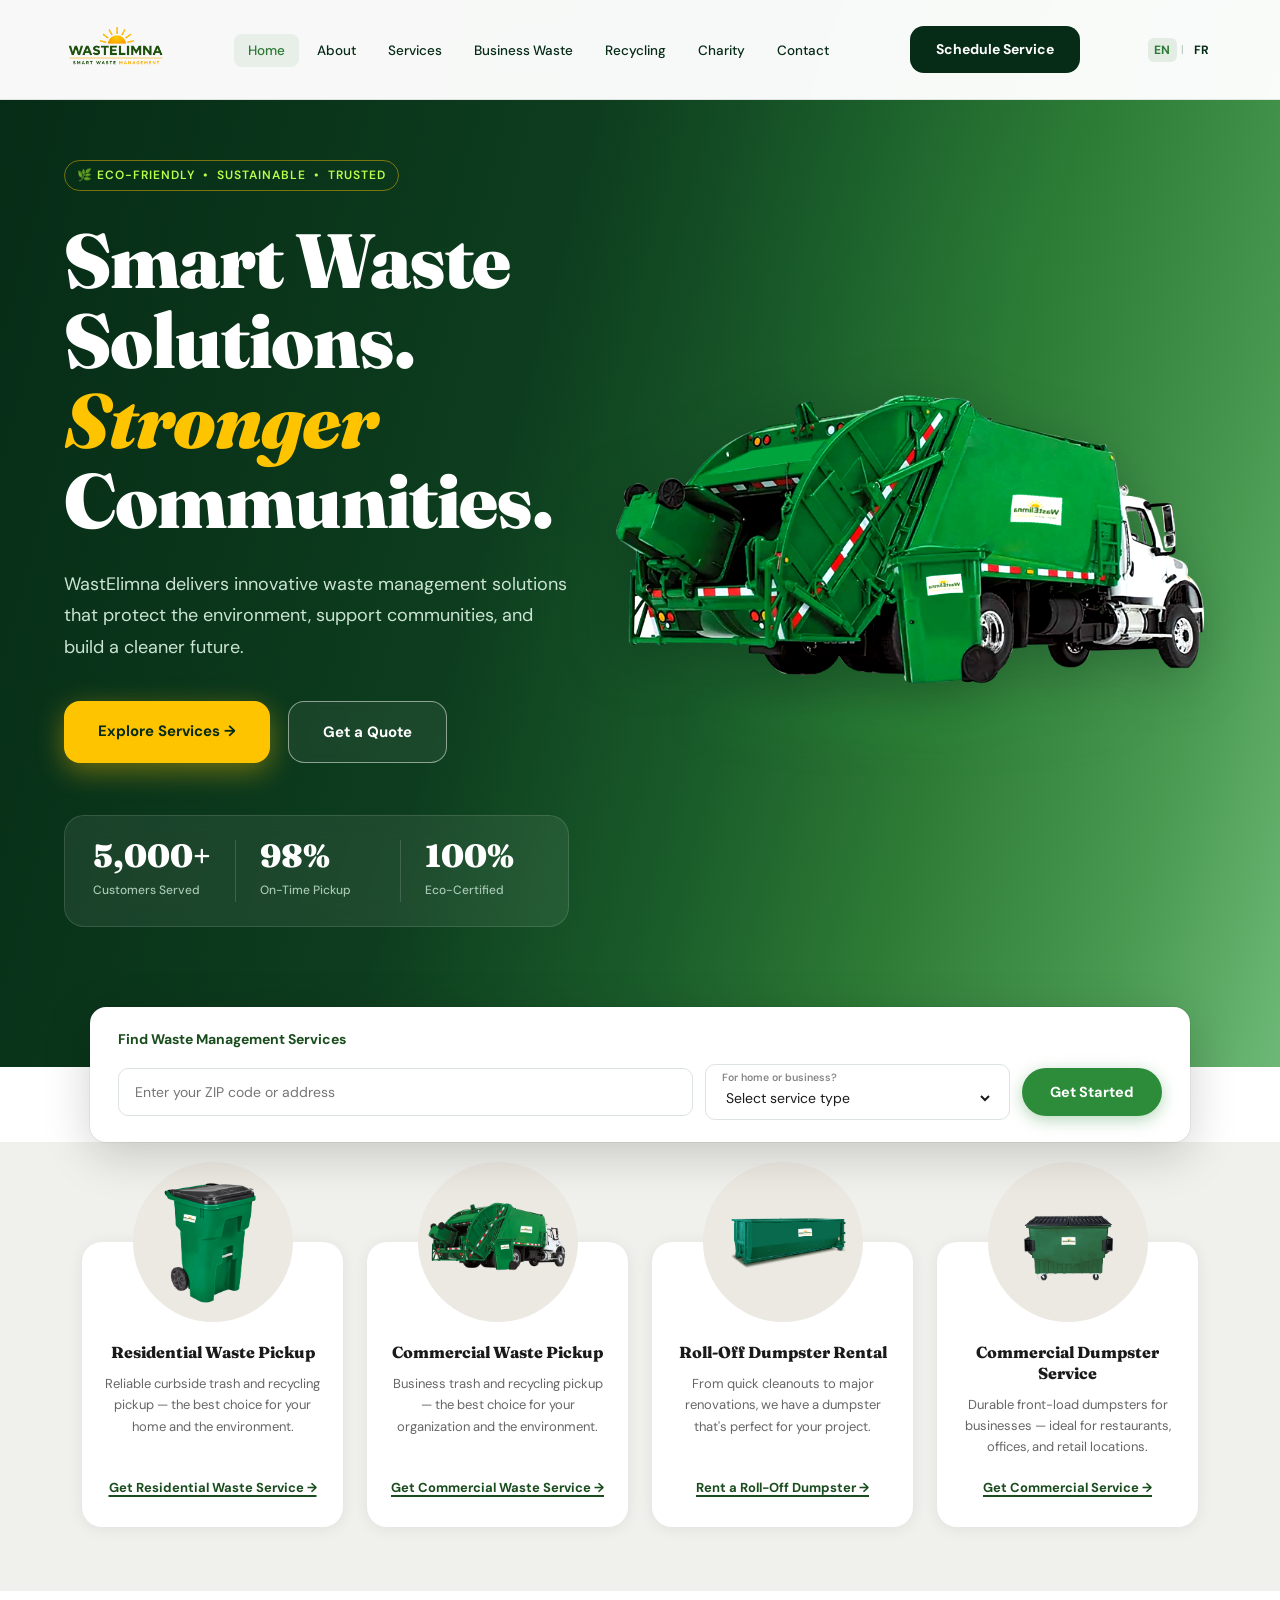
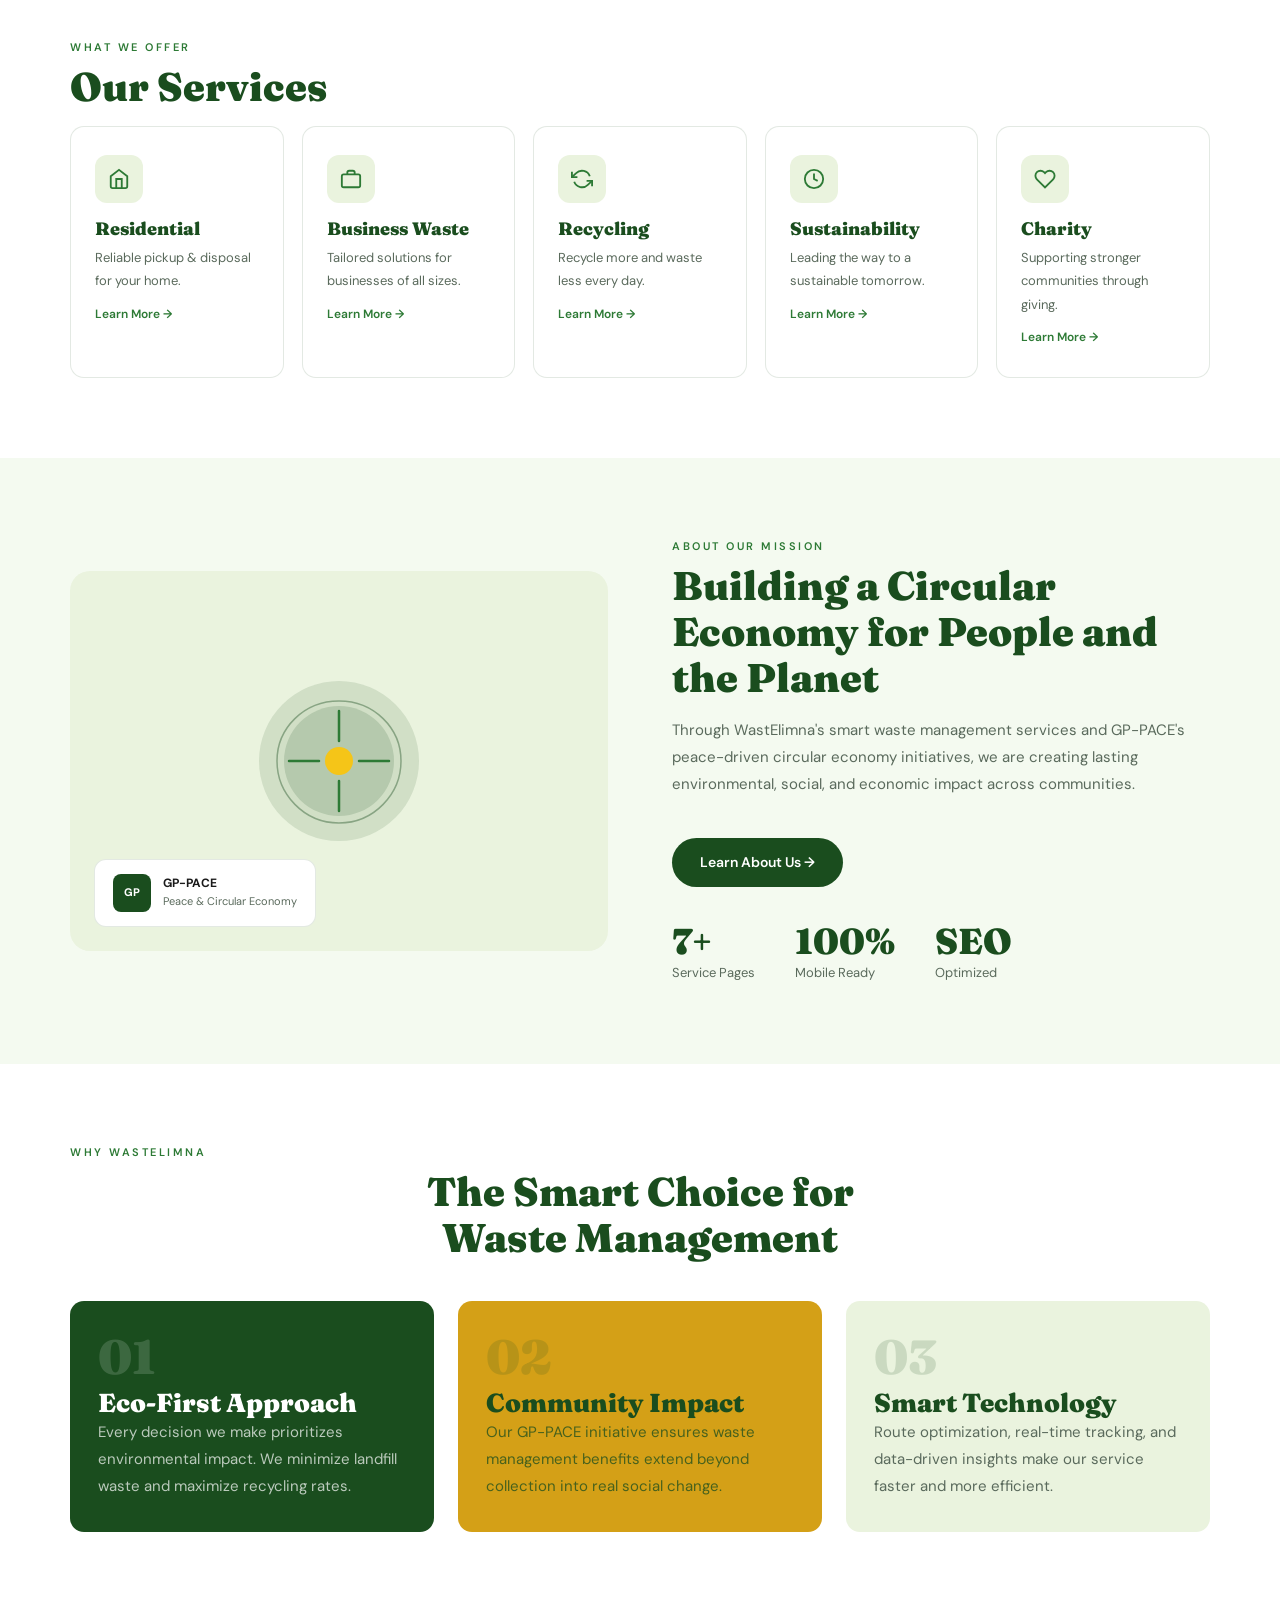
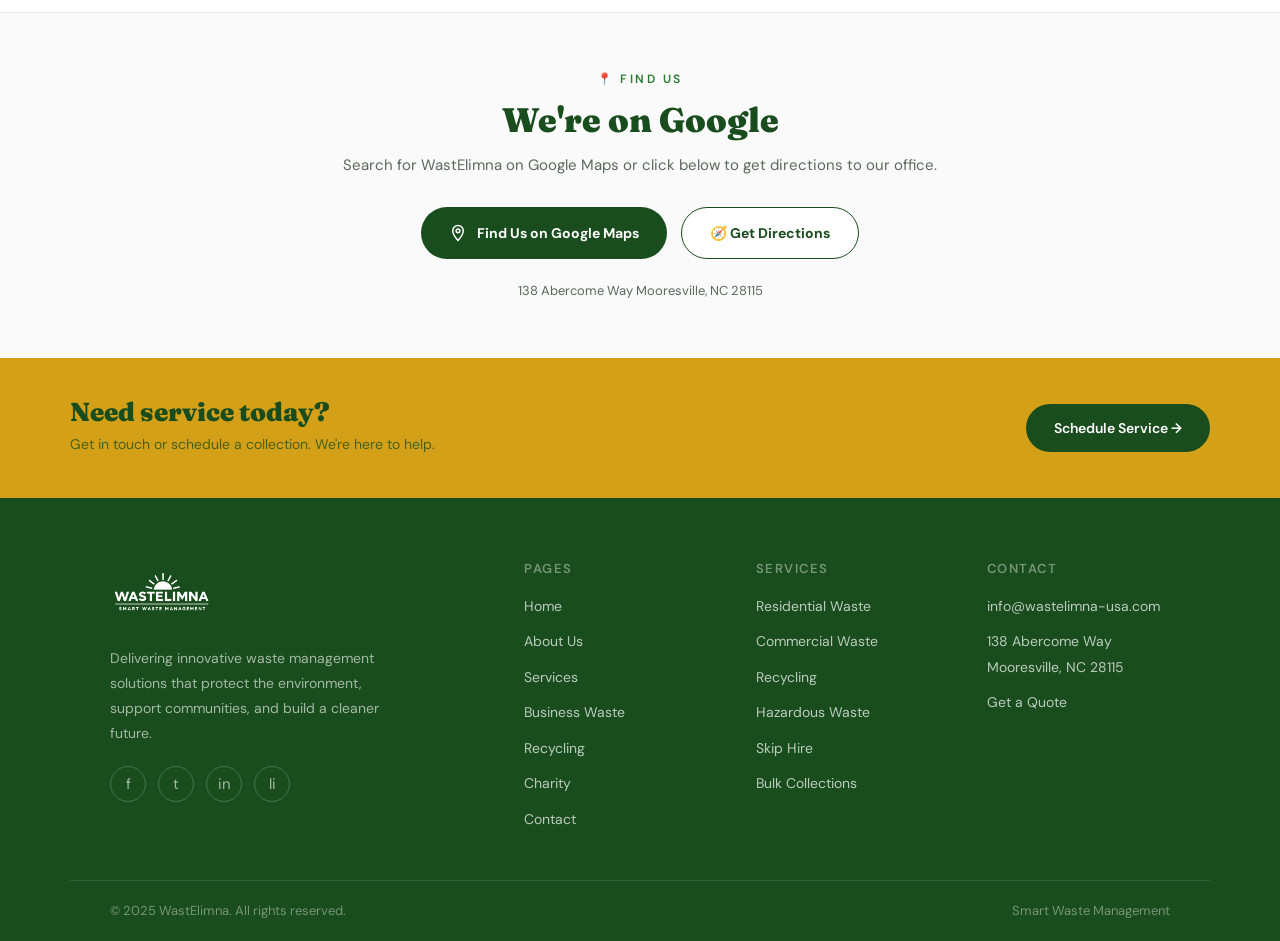
<file: index.html>
<!DOCTYPE html>
<html lang="en">
<head>
  <meta charset="UTF-8"/>
  <meta name="viewport" content="width=device-width, initial-scale=1.0"/>
  <title>WastElimna – Smart Waste Management | Mooresville, NC</title>
  <meta name="description" content="WastElimna provides professional waste management services in Mooresville, NC — residential pickup, commercial dumpsters, roll-off rentals, and recycling.."/>
  <meta name="keywords" content="waste management Mooresville NC, dumpster rental Mooresville, recycling services NC, commercial waste pickup, WastElimna"/>
  <meta name="robots" content="index, follow"/>
  <link rel="canonical" href="https://wastelimna-usa.com/"/>

  <!-- Open Graph (Google + social sharing) -->
  <meta property="og:title" content="WastElimna – Smart Waste Management | Mooresville, NC"/>
  <meta property="og:description" content="Professional waste management, dumpster rental, and recycling services in Mooresville, NC.."/>
  <meta property="og:url" content="https://wastelimna-usa.com/"/>
  <meta property="og:type" content="website"/>
  <meta property="og:image" content="https://wastelimna-usa.com/WE.png"/>

  <!-- Local Business Structured Data -->
  <script type="application/ld+json">
  {
    "@context": "https://schema.org",
    "@type": "LocalBusiness",
    "name": "WastElimna",
    "description": "Smart waste management services including residential pickup, commercial dumpsters, roll-off rentals, and recycling in Mooresville, NC.",
    "url": "https://wastelimna-usa.com",
    "logo": "https://wastelimna-usa.com/WE.png",
    "image": "https://wastelimna-usa.com/WE.png",
    "email": "info@wastelimna-usa.com",
    "address": {
      "@type": "PostalAddress",
      "streetAddress": "138 Abercome Way",
      "addressLocality": "Mooresville",
      "addressRegion": "NC",
      "postalCode": "28115",
      "addressCountry": "US"
    },
    "geo": {
      "@type": "GeoCoordinates",
      "latitude": 35.5751,
      "longitude": -80.8673
    },
    "openingHoursSpecification": [
      { "@type": "OpeningHoursSpecification", "dayOfWeek": ["Monday","Tuesday","Wednesday","Thursday","Friday"], "opens": "08:00", "closes": "18:00" },
      { "@type": "OpeningHoursSpecification", "dayOfWeek": "Saturday", "opens": "09:00", "closes": "14:00" }
    ],
    "sameAs": [
      "https://wastelimna-usa.com"
    ]
  }
  </script>

  <link rel="icon" type="image/png" href="WE.png"/>
  <link rel="stylesheet" href="css/style.css"/>
  <link rel="preconnect" href="https://fonts.googleapis.com"/>
  <style>
    .services-grid { display: grid; grid-template-columns: repeat(5,1fr); gap: 18px; }
    .mission-img { background: var(--green-light); border-radius: 20px; min-height: 380px; display: flex; align-items: center; justify-content: center; position: relative; overflow: hidden; }
    .gp-badge { position: absolute; bottom: 24px; left: 24px; background: #fff; border: 1px solid var(--border); border-radius: 12px; padding: 14px 18px; display: flex; align-items: center; gap: 12px; }
    .gp-logo { width: 38px; height: 38px; background: var(--green); border-radius: 8px; display: flex; align-items: center; justify-content: center; color: #fff; font-size: 11px; font-weight: 800; }
    .why-grid { display: grid; grid-template-columns: repeat(3,1fr); gap: 24px; }
    .why-card { padding: 32px 28px; border-radius: var(--radius); }
    .why-card:nth-child(1) { background: var(--green); }
    .why-card:nth-child(2) { background: #d4a017; }
    .why-card:nth-child(3) { background: var(--green-light); }
    .why-card:nth-child(1) h3 { color: #fff; }
    .why-card:nth-child(1) p { color: rgba(255,255,255,0.7); }
    .why-card:nth-child(2) h3 { color: var(--green); }
    .why-card:nth-child(2) p { color: var(--green); opacity: 0.75; }
    .why-card:nth-child(3) h3 { color: var(--green); }
    .why-num { font-family: 'Fraunces', serif; font-size: 48px; font-weight: 900; opacity: 0.15; line-height: 1; margin-bottom: 8px; }
    .why-card:nth-child(1) .why-num { color: #fff; }
    .why-card:nth-child(2) .why-num { color: var(--green); }
    .why-card:nth-child(3) .why-num { color: var(--green); }
    @media(max-width:900px){ .services-grid{grid-template-columns:1fr 1fr} .why-grid{grid-template-columns:1fr} }

    /* ── Service Cards ── */
    .svc-carousel-section { background:#f0f0ec; padding: 100px 0 64px; }
    .svc-grid-wrap {
      display: grid;
      grid-template-columns: repeat(4, 1fr);
      gap: 24px;
      max-width: 1180px;
      margin: 0 auto;
      padding: 0 32px;
    }

    /* Card */
    .svc-card {
      background: #fff;
      border-radius: 20px;
      padding: 0 0 28px;
      box-shadow: 0 2px 16px rgba(0,0,0,0.07);
      display: flex; flex-direction: column; align-items: center;
      text-align: center;
      overflow: visible;
      position: relative;
      transition: transform .25s, box-shadow .25s;
    }
    .svc-card:hover {
      transform: translateY(-6px);
      box-shadow: 0 12px 36px rgba(0,0,0,0.12);
    }

    /* Beige circle — floats above the card */
    .svc-img-circle {
      width: 160px; height: 160px;
      border-radius: 50%;
      background: #ece9e2;
      display: flex; align-items: center; justify-content: center;
      margin: -80px auto 20px;
      flex-shrink: 0;
      overflow: hidden;
      position: relative;
      z-index: 2;
    }
    .svc-img-circle img {
      width: 88%; height: 88%;
      object-fit: contain;
    }

    /* Card text */
    .svc-card h3 {
      font-size: 16px; font-weight: 800;
      color: #1a1a1a;
      margin: 0 20px 10px;
      line-height: 1.3;
    }
    .svc-card p {
      font-size: 13px; color: #666;
      line-height: 1.65; margin: 0 20px 20px;
      flex: 1;
    }
    .svc-link {
      font-size: 13px; font-weight: 700;
      color: var(--green);
      text-decoration: underline;
      text-underline-offset: 3px;
      text-decoration-thickness: 1.5px;
    }
    .svc-link:hover { color: var(--green-mid); }

    @media(max-width:1024px){
      .svc-grid-wrap { grid-template-columns: repeat(2,1fr); }
    }
    @media(max-width:600px){
      .svc-grid-wrap {
        grid-template-columns: 1fr;
        padding: 0 16px;
        gap: 100px;        /* extra gap so circles don't overlap card above */
      }
      .svc-carousel-section { padding: 120px 0 64px; }
    }
  </style>
</head>
<body>

<div id="nav-placeholder"></div>

<!-- HERO -->
<section class="hero">

  <div class="hero-content">

    <!-- LEFT: text -->
    <div class="hero-text">
      <span class="badge">🌿 ECO-FRIENDLY &nbsp;•&nbsp; SUSTAINABLE &nbsp;•&nbsp; TRUSTED</span>

      <h1>
        Smart Waste<br>
        Solutions.<br>
        <span>Stronger</span><br>
        Communities.
      </h1>

      <p>WastElimna delivers innovative waste management solutions that protect the environment, support communities, and build a cleaner future.</p>

      <div class="hero-cta-btns">
        <a href="pages/services.html" class="hbtn hbtn-primary">Explore Services →</a>
        <a href="pages/contact.html" class="hbtn hbtn-secondary">Get a Quote</a>
      </div>

      <div class="stats">
        <div>
          <strong>5,000+</strong>
          <small>Customers Served</small>
        </div>
        <div>
          <strong>98%</strong>
          <small>On-Time Pickup</small>
        </div>
        <div>
          <strong>100%</strong>
          <small>Eco-Certified</small>
        </div>
      </div>
    </div>

    <!-- RIGHT: truck -->
    <div class="hero-image">
      <img src="images/orginalwast.png" alt="WastElimna Garbage Truck"/>
    </div>

  </div>

</section>

<!-- Find Services Bar — outside hero so it's never clipped -->
<div class="find-bar-wrap">
  <div class="find-bar">
    <p class="find-bar-title">Find Waste Management Services</p>
    <form class="find-bar-form" onsubmit="location.href='pages/contact.html';return false;">
      <input type="text" placeholder="Enter your ZIP code or address" class="find-bar-input" autocomplete="new-password"/>
      <div class="find-bar-select-wrap">
        <label class="find-bar-label">For home or business?</label>
        <select class="find-bar-select">
          <option value="">Select service type</option>
          <option>Residential Home</option>
          <option>Small Business</option>
          <option>Commercial / Industrial</option>
        </select>
      </div>
      <button type="submit" class="find-bar-btn">Get Started</button>
    </form>
  </div>
</div>

<!-- SERVICE CARDS -->
<section class="svc-carousel-section">
  <div class="svc-grid-wrap">

    <div class="svc-card">
      <div class="svc-img-circle">
        <img src="images/cart.png" alt="Residential Waste Cart"/>
      </div>
      <h3>Residential Waste Pickup</h3>
      <p>Reliable curbside trash and recycling pickup — the best choice for your home and the environment.</p>
      <a href="pages/services.html" class="svc-link">Get Residential Waste Service →</a>
    </div>

    <div class="svc-card">
      <div class="svc-img-circle">
        <img src="images/orginalwast.png" alt="Commercial Waste Truck"/>
      </div>
      <h3>Commercial Waste Pickup</h3>
      <p>Business trash and recycling pickup — the best choice for your organization and the environment.</p>
      <a href="pages/business.html" class="svc-link">Get Commercial Waste Service →</a>
    </div>

    <div class="svc-card">
      <div class="svc-img-circle">
        <img src="images/rolloff.png" alt="Roll-Off Dumpster"/>
      </div>
      <h3>Roll-Off Dumpster Rental</h3>
      <p>From quick cleanouts to major renovations, we have a dumpster that's perfect for your project.</p>
      <a href="pages/services.html" class="svc-link">Rent a Roll-Off Dumpster →</a>
    </div>

    <div class="svc-card">
      <div class="svc-img-circle">
        <img src="images/bin.png" alt="Commercial Dumpster"/>
      </div>
      <h3>Commercial Dumpster Service</h3>
      <p>Durable front-load dumpsters for businesses — ideal for restaurants, offices, and retail locations.</p>
      <a href="pages/business.html" class="svc-link">Get Commercial Service →</a>
    </div>

  </div>
</section>

<!-- SERVICES -->
<section class="section" style="padding-top:0;margin-top:48px">
  <div class="container">
    <span class="section-tag">What we offer</span>
    <h2 class="section-title">Our Services</h2>
    <div class="services-grid">
      <a href="pages/services.html" class="card fade-up" style="text-decoration:none;color:inherit">
        <div class="card-icon">
          <svg width="22" height="22" fill="none" stroke="currentColor" stroke-width="2" viewBox="0 0 24 24"><path d="M3 9l9-7 9 7v11a2 2 0 01-2 2H5a2 2 0 01-2-2z"/><path d="M9 22V12h6v10"/></svg>
        </div>
        <h4 style="color:var(--green);margin-bottom:6px">Residential</h4>
        <p style="font-size:13px">Reliable pickup & disposal for your home.</p>
        <span style="font-size:12px;font-weight:600;color:var(--green-mid);margin-top:12px;display:inline-block">Learn More →</span>
      </a>
      <a href="pages/business.html" class="card fade-up" style="text-decoration:none;color:inherit">
        <div class="card-icon">
          <svg width="22" height="22" fill="none" stroke="currentColor" stroke-width="2" viewBox="0 0 24 24"><rect x="2" y="7" width="20" height="14" rx="2"/><path d="M16 7V5a2 2 0 00-2-2h-4a2 2 0 00-2 2v2"/></svg>
        </div>
        <h4 style="color:var(--green);margin-bottom:6px">Business Waste</h4>
        <p style="font-size:13px">Tailored solutions for businesses of all sizes.</p>
        <span style="font-size:12px;font-weight:600;color:var(--green-mid);margin-top:12px;display:inline-block">Learn More →</span>
      </a>
      <a href="pages/recycling.html" class="card fade-up" style="text-decoration:none;color:inherit">
        <div class="card-icon">
          <svg width="22" height="22" fill="none" stroke="currentColor" stroke-width="2" viewBox="0 0 24 24"><polyline points="1 4 1 10 7 10"/><polyline points="23 20 23 14 17 14"/><path d="M20.49 9A9 9 0 005.64 5.64L1 10m22 4l-4.64 4.36A9 9 0 013.51 15"/></svg>
        </div>
        <h4 style="color:var(--green);margin-bottom:6px">Recycling</h4>
        <p style="font-size:13px">Recycle more and waste less every day.</p>
        <span style="font-size:12px;font-weight:600;color:var(--green-mid);margin-top:12px;display:inline-block">Learn More →</span>
      </a>
      <a href="pages/services.html" class="card fade-up" style="text-decoration:none;color:inherit">
        <div class="card-icon">
          <svg width="22" height="22" fill="none" stroke="currentColor" stroke-width="2" viewBox="0 0 24 24"><path d="M12 2a10 10 0 100 20A10 10 0 0012 2z"/><path d="M12 6v6l4 2"/></svg>
        </div>
        <h4 style="color:var(--green);margin-bottom:6px">Sustainability</h4>
        <p style="font-size:13px">Leading the way to a sustainable tomorrow.</p>
        <span style="font-size:12px;font-weight:600;color:var(--green-mid);margin-top:12px;display:inline-block">Learn More →</span>
      </a>
      <a href="pages/charity.html" class="card fade-up" style="text-decoration:none;color:inherit">
        <div class="card-icon">
          <svg width="22" height="22" fill="none" stroke="currentColor" stroke-width="2" viewBox="0 0 24 24"><path d="M20.84 4.61a5.5 5.5 0 00-7.78 0L12 5.67l-1.06-1.06a5.5 5.5 0 00-7.78 7.78l1.06 1.06L12 21.23l7.78-7.78 1.06-1.06a5.5 5.5 0 000-7.78z"/></svg>
        </div>
        <h4 style="color:var(--green);margin-bottom:6px">Charity</h4>
        <p style="font-size:13px">Supporting stronger communities through giving.</p>
        <span style="font-size:12px;font-weight:600;color:var(--green-mid);margin-top:12px;display:inline-block">Learn More →</span>
      </a>
    </div>
  </div>
</section>

<!-- MISSION -->
<section class="section" style="background:var(--green-pale)">
  <div class="container">
    <div class="grid-split">
      <div class="mission-img">
        <svg width="200" height="200" viewBox="0 0 200 200" fill="none">
          <circle cx="100" cy="100" r="80" fill="#1a4d1e" opacity="0.12"/>
          <circle cx="100" cy="100" r="55" fill="#1a4d1e" opacity="0.15"/>
          <path d="M100 40 C65 40 38 67 38 100 C38 133 65 162 100 162 C135 162 162 133 162 100 C162 67 135 40 100 40Z" fill="none" stroke="#1a4d1e" stroke-width="1.5" opacity="0.4"/>
          <circle cx="100" cy="100" r="14" fill="#f5c518"/>
          <path d="M100 50 L100 80 M100 120 L100 150 M50 100 L80 100 M120 100 L150 100" stroke="#2d7a35" stroke-width="2.5" stroke-linecap="round"/>
        </svg>
        <div class="gp-badge">
          <div class="gp-logo">GP</div>
          <div>
            <div style="font-size:12px;font-weight:700;color:var(--text)">GP-PACE</div>
            <div style="font-size:11px;color:var(--muted)">Peace & Circular Economy</div>
          </div>
        </div>
      </div>
      <div>
        <span class="section-tag">About our mission</span>
        <h2 class="section-title">Building a Circular Economy for People and the Planet</h2>
        <p class="section-desc">Through WastElimna's smart waste management services and GP-PACE's peace-driven circular economy initiatives, we are creating lasting environmental, social, and economic impact across communities.</p>
        <a href="pages/about.html" class="btn btn-dark">Learn About Us →</a>
        <div class="stats-row" style="margin-top:36px">
          <div class="stat-item"><div class="stat-num">7+</div><div class="stat-label">Service Pages</div></div>
          <div class="stat-item"><div class="stat-num">100%</div><div class="stat-label">Mobile Ready</div></div>
          <div class="stat-item"><div class="stat-num">SEO</div><div class="stat-label">Optimized</div></div>
        </div>
      </div>
    </div>
  </div>
</section>

<!-- WHY CHOOSE US -->
<section class="section">
  <div class="container">
    <span class="section-tag">Why WastElimna</span>
    <h2 class="section-title text-center" style="text-align:center;margin-bottom:40px">The Smart Choice for<br>Waste Management</h2>
    <div class="why-grid">
      <div class="why-card fade-up">
        <div class="why-num">01</div>
        <h3>Eco-First Approach</h3>
        <p>Every decision we make prioritizes environmental impact. We minimize landfill waste and maximize recycling rates.</p>
      </div>
      <div class="why-card fade-up">
        <div class="why-num">02</div>
        <h3>Community Impact</h3>
        <p>Our GP-PACE initiative ensures waste management benefits extend beyond collection into real social change.</p>
      </div>
      <div class="why-card fade-up">
        <div class="why-num">03</div>
        <h3>Smart Technology</h3>
        <p>Route optimization, real-time tracking, and data-driven insights make our service faster and more efficient.</p>
      </div>
    </div>
  </div>
</section>

<!-- ── Find Us on Google ── -->
<section style="background:#f9faf9;padding:56px 5%;text-align:center;border-top:1px solid rgba(26,77,30,0.08)">
  <div style="max-width:640px;margin:0 auto">
    <p style="font-size:12px;letter-spacing:2.5px;font-weight:600;color:#2d7a35;text-transform:uppercase;margin-bottom:10px">📍 Find Us</p>
    <h2 style="font-family:'Fraunces',serif;font-size:clamp(24px,4vw,34px);color:#1a4d1e;margin-bottom:12px">We're on Google</h2>
    <p style="font-size:15px;color:#5a6a5c;margin-bottom:28px">Search for WastElimna on Google Maps or click below to get directions to our office.</p>
    <div style="display:flex;gap:14px;justify-content:center;flex-wrap:wrap">
      <a href="https://www.google.com/maps/search/WastElimna+Mooresville+NC" target="_blank" rel="noopener"
         style="display:inline-flex;align-items:center;gap:10px;background:#1a4d1e;color:#fff;padding:14px 28px;border-radius:40px;font-size:14px;font-weight:700;text-decoration:none;transition:background 0.2s"
         onmouseover="this.style.background='#2d7a35'" onmouseout="this.style.background='#1a4d1e'">
        <svg width="18" height="18" viewBox="0 0 24 24" fill="none" stroke="currentColor" stroke-width="2"><path d="M12 2C8.13 2 5 5.13 5 9c0 5.25 7 13 7 13s7-7.75 7-13c0-3.87-3.13-7-7-7z"/><circle cx="12" cy="9" r="2.5"/></svg>
        Find Us on Google Maps
      </a>
      <a href="https://www.google.com/maps/dir/?api=1&destination=138+Abercome+Way,+Mooresville,+NC+28115" target="_blank" rel="noopener"
         style="display:inline-flex;align-items:center;gap:10px;background:#fff;color:#1a4d1e;padding:14px 28px;border-radius:40px;font-size:14px;font-weight:700;text-decoration:none;border:1.5px solid #1a4d1e;transition:background 0.2s"
         onmouseover="this.style.background='#f0f7f0'" onmouseout="this.style.background='#fff'">
        🧭 Get Directions
      </a>
    </div>
    <p style="font-size:13px;color:#5a6a5c;margin-top:20px">138 Abercome Way Mooresville, NC 28115</p>
  </div>
</section>

<div id="footer-placeholder"></div>
<script src="js/components.js"></script>
<script src="js/main.js"></script>
</body>
</html>
</file>
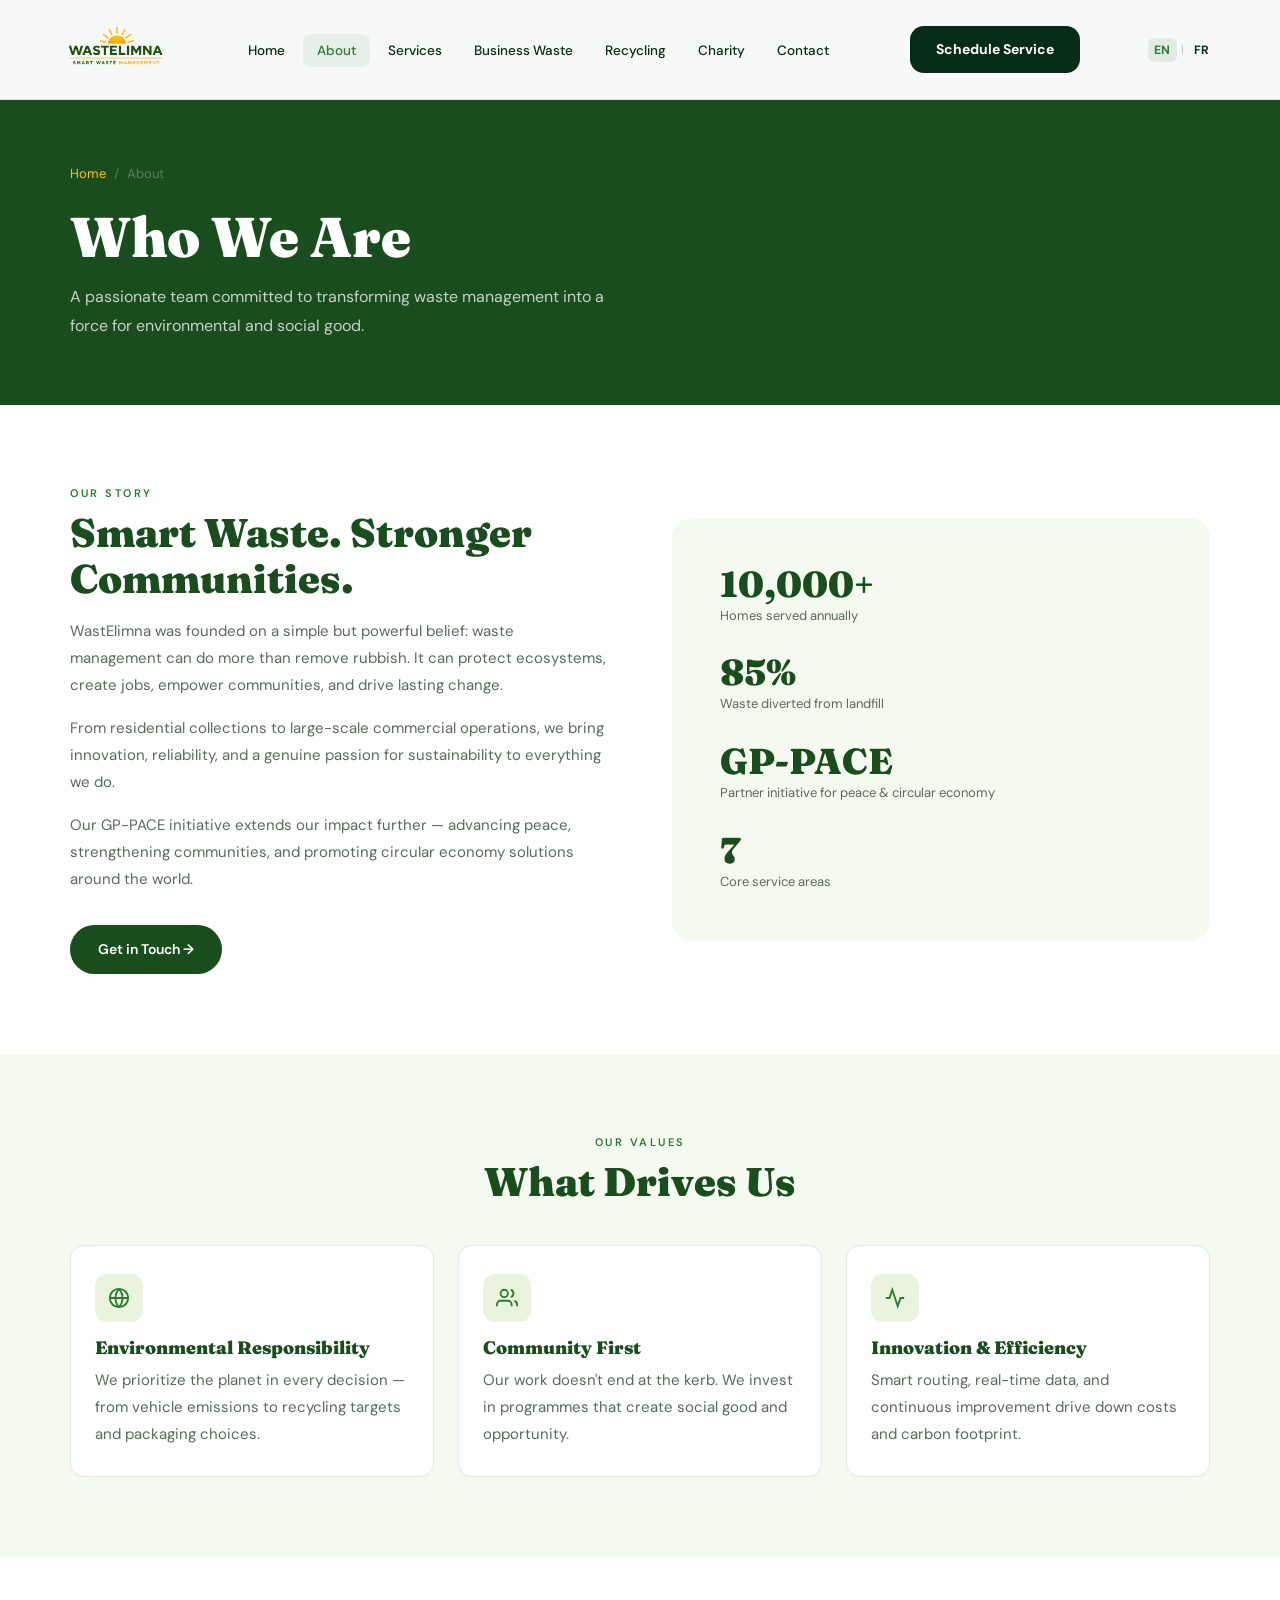
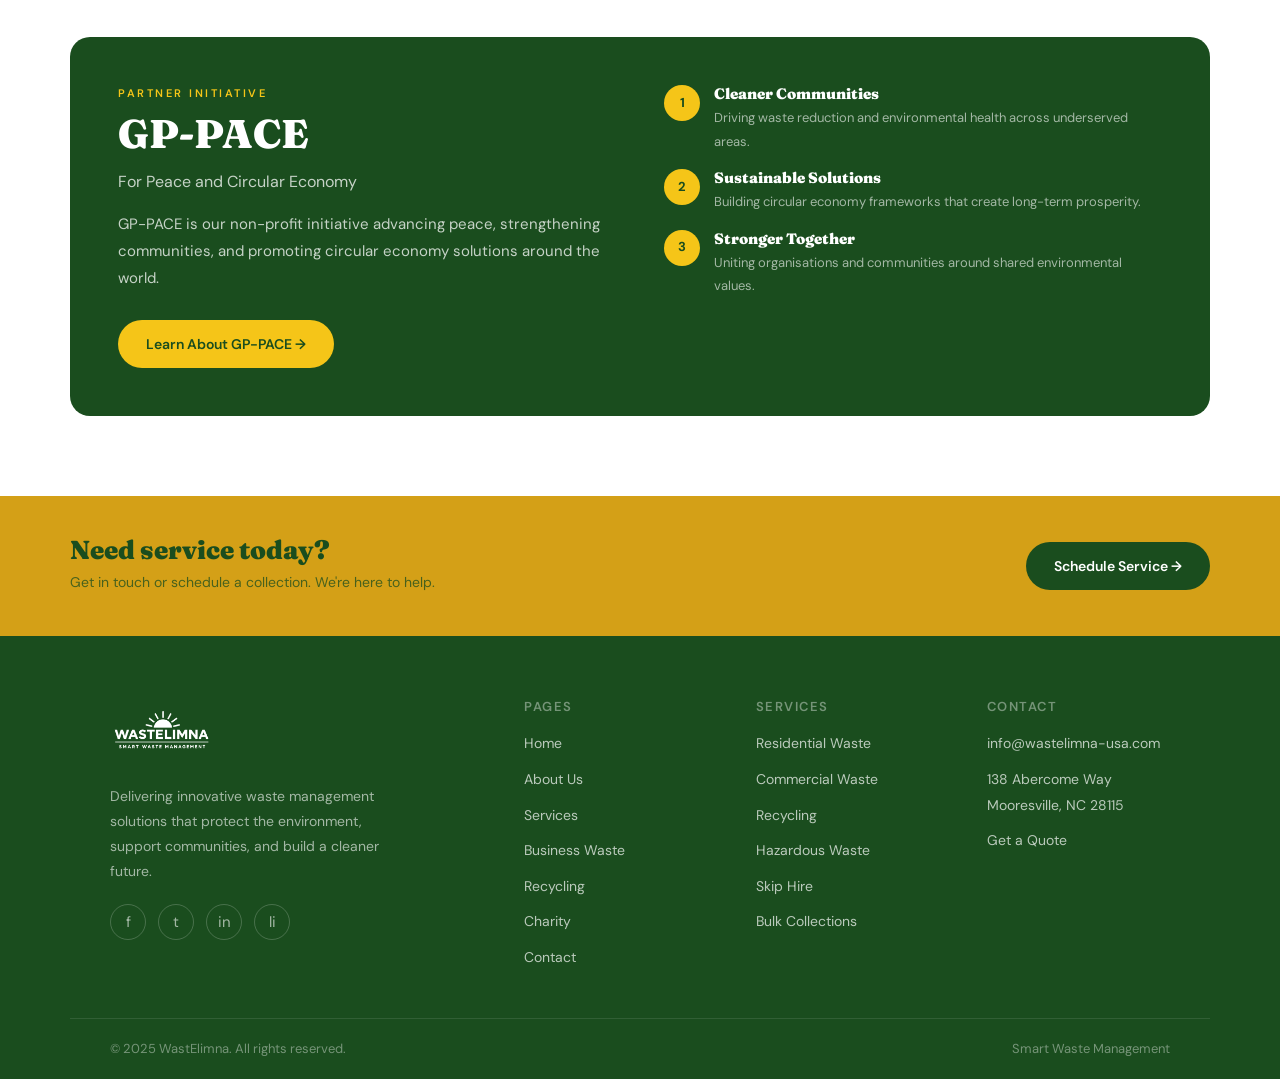
<file: pages/about.html>
<!DOCTYPE html>
<html lang="en">
<head>
  <meta charset="UTF-8"/>
  <meta name="viewport" content="width=device-width, initial-scale=1.0"/>
  <title>About Us – WastElimna</title>
  <meta name="description" content="Learn about WastElimna's mission to create a circular economy and smart waste management solutions for communities."/>
  <link rel="icon" type="image/png" href="../WE.png"/>
  <link rel="stylesheet" href="../css/style.css"/>
</head>
<body>

<div id="nav-placeholder"></div>

<header class="page-hero">
  <div class="page-hero-inner">
    <div class="breadcrumb"><a href="../index.html">Home</a><span>/</span><span>About</span></div>
    <h1>Who We Are</h1>
    <p>A passionate team committed to transforming waste management into a force for environmental and social good.</p>
  </div>
</header>

<section class="section">
  <div class="container">
    <div class="grid-split">
      <div>
        <span class="section-tag">Our Story</span>
        <h2 class="section-title">Smart Waste. Stronger Communities.</h2>
        <p style="margin-bottom:16px">WastElimna was founded on a simple but powerful belief: waste management can do more than remove rubbish. It can protect ecosystems, create jobs, empower communities, and drive lasting change.</p>
        <p style="margin-bottom:16px">From residential collections to large-scale commercial operations, we bring innovation, reliability, and a genuine passion for sustainability to everything we do.</p>
        <p style="margin-bottom:32px">Our GP-PACE initiative extends our impact further — advancing peace, strengthening communities, and promoting circular economy solutions around the world.</p>
        <a href="contact.html" class="btn btn-dark">Get in Touch →</a>
      </div>
      <div class="info-block">
        <div class="stats-row" style="flex-direction:column;gap:28px;margin:0">
          <div class="stat-item">
            <div class="stat-num" style="color:var(--green)">10,000+</div>
            <div class="stat-label">Homes served annually</div>
          </div>
          <div class="stat-item">
            <div class="stat-num" style="color:var(--green)">85%</div>
            <div class="stat-label">Waste diverted from landfill</div>
          </div>
          <div class="stat-item">
            <div class="stat-num" style="color:var(--green)">GP-PACE</div>
            <div class="stat-label">Partner initiative for peace & circular economy</div>
          </div>
          <div class="stat-item">
            <div class="stat-num" style="color:var(--green)">7</div>
            <div class="stat-label">Core service areas</div>
          </div>
        </div>
      </div>
    </div>
  </div>
</section>

<section class="section" style="background:var(--green-pale)">
  <div class="container">
    <div class="text-center">
      <span class="section-tag">Our Values</span>
      <h2 class="section-title">What Drives Us</h2>
    </div>
    <div class="grid-3" style="margin-top:40px">
      <div class="card fade-up">
        <div class="card-icon">
          <svg width="22" height="22" fill="none" stroke="currentColor" stroke-width="2" viewBox="0 0 24 24"><path d="M12 2a10 10 0 100 20A10 10 0 0012 2z"/><path d="M2 12h20M12 2a15 15 0 010 20M12 2a15 15 0 000 20"/></svg>
        </div>
        <h4 style="color:var(--green);margin-bottom:8px">Environmental Responsibility</h4>
        <p>We prioritize the planet in every decision — from vehicle emissions to recycling targets and packaging choices.</p>
      </div>
      <div class="card fade-up">
        <div class="card-icon">
          <svg width="22" height="22" fill="none" stroke="currentColor" stroke-width="2" viewBox="0 0 24 24"><path d="M17 21v-2a4 4 0 00-4-4H5a4 4 0 00-4 4v2"/><circle cx="9" cy="7" r="4"/><path d="M23 21v-2a4 4 0 00-3-3.87M16 3.13a4 4 0 010 7.75"/></svg>
        </div>
        <h4 style="color:var(--green);margin-bottom:8px">Community First</h4>
        <p>Our work doesn't end at the kerb. We invest in programmes that create social good and opportunity.</p>
      </div>
      <div class="card fade-up">
        <div class="card-icon">
          <svg width="22" height="22" fill="none" stroke="currentColor" stroke-width="2" viewBox="0 0 24 24"><polyline points="22 12 18 12 15 21 9 3 6 12 2 12"/></svg>
        </div>
        <h4 style="color:var(--green);margin-bottom:8px">Innovation & Efficiency</h4>
        <p>Smart routing, real-time data, and continuous improvement drive down costs and carbon footprint.</p>
      </div>
    </div>
  </div>
</section>

<!-- GP-PACE -->
<section class="section">
  <div class="container">
    <div class="info-block dark">
      <div style="display:flex;align-items:flex-start;gap:48px;flex-wrap:wrap">
        <div style="flex:1;min-width:260px">
          <span class="section-tag" style="color:var(--yellow)">Partner Initiative</span>
          <h2 style="color:#fff;margin-bottom:16px">GP-PACE</h2>
          <h3 style="color:rgba(255,255,255,0.75);font-family:'DM Sans',sans-serif;font-weight:400;font-size:16px;margin-bottom:20px">For Peace and Circular Economy</h3>
          <p>GP-PACE is our non-profit initiative advancing peace, strengthening communities, and promoting circular economy solutions around the world.</p>
          <a href="charity.html" class="btn btn-primary" style="margin-top:28px">Learn About GP-PACE →</a>
        </div>
        <div style="flex:1;min-width:260px">
          <div style="display:flex;flex-direction:column;gap:16px">
            <div style="display:flex;align-items:flex-start;gap:14px">
              <div style="width:36px;height:36px;border-radius:50%;background:var(--yellow);display:flex;align-items:center;justify-content:center;flex-shrink:0;color:var(--green);font-weight:700;font-size:13px">1</div>
              <div><h4 style="color:#fff;font-size:15px;margin-bottom:4px">Cleaner Communities</h4><p style="font-size:13px;color:rgba(255,255,255,0.6)">Driving waste reduction and environmental health across underserved areas.</p></div>
            </div>
            <div style="display:flex;align-items:flex-start;gap:14px">
              <div style="width:36px;height:36px;border-radius:50%;background:var(--yellow);display:flex;align-items:center;justify-content:center;flex-shrink:0;color:var(--green);font-weight:700;font-size:13px">2</div>
              <div><h4 style="color:#fff;font-size:15px;margin-bottom:4px">Sustainable Solutions</h4><p style="font-size:13px;color:rgba(255,255,255,0.6)">Building circular economy frameworks that create long-term prosperity.</p></div>
            </div>
            <div style="display:flex;align-items:flex-start;gap:14px">
              <div style="width:36px;height:36px;border-radius:50%;background:var(--yellow);display:flex;align-items:center;justify-content:center;flex-shrink:0;color:var(--green);font-weight:700;font-size:13px">3</div>
              <div><h4 style="color:#fff;font-size:15px;margin-bottom:4px">Stronger Together</h4><p style="font-size:13px;color:rgba(255,255,255,0.6)">Uniting organisations and communities around shared environmental values.</p></div>
            </div>
          </div>
        </div>
      </div>
    </div>
  </div>
</section>

<div id="footer-placeholder"></div>
<script src="../js/components.js"></script>
<script src="../js/main.js"></script>
</body>
</html>
</file>
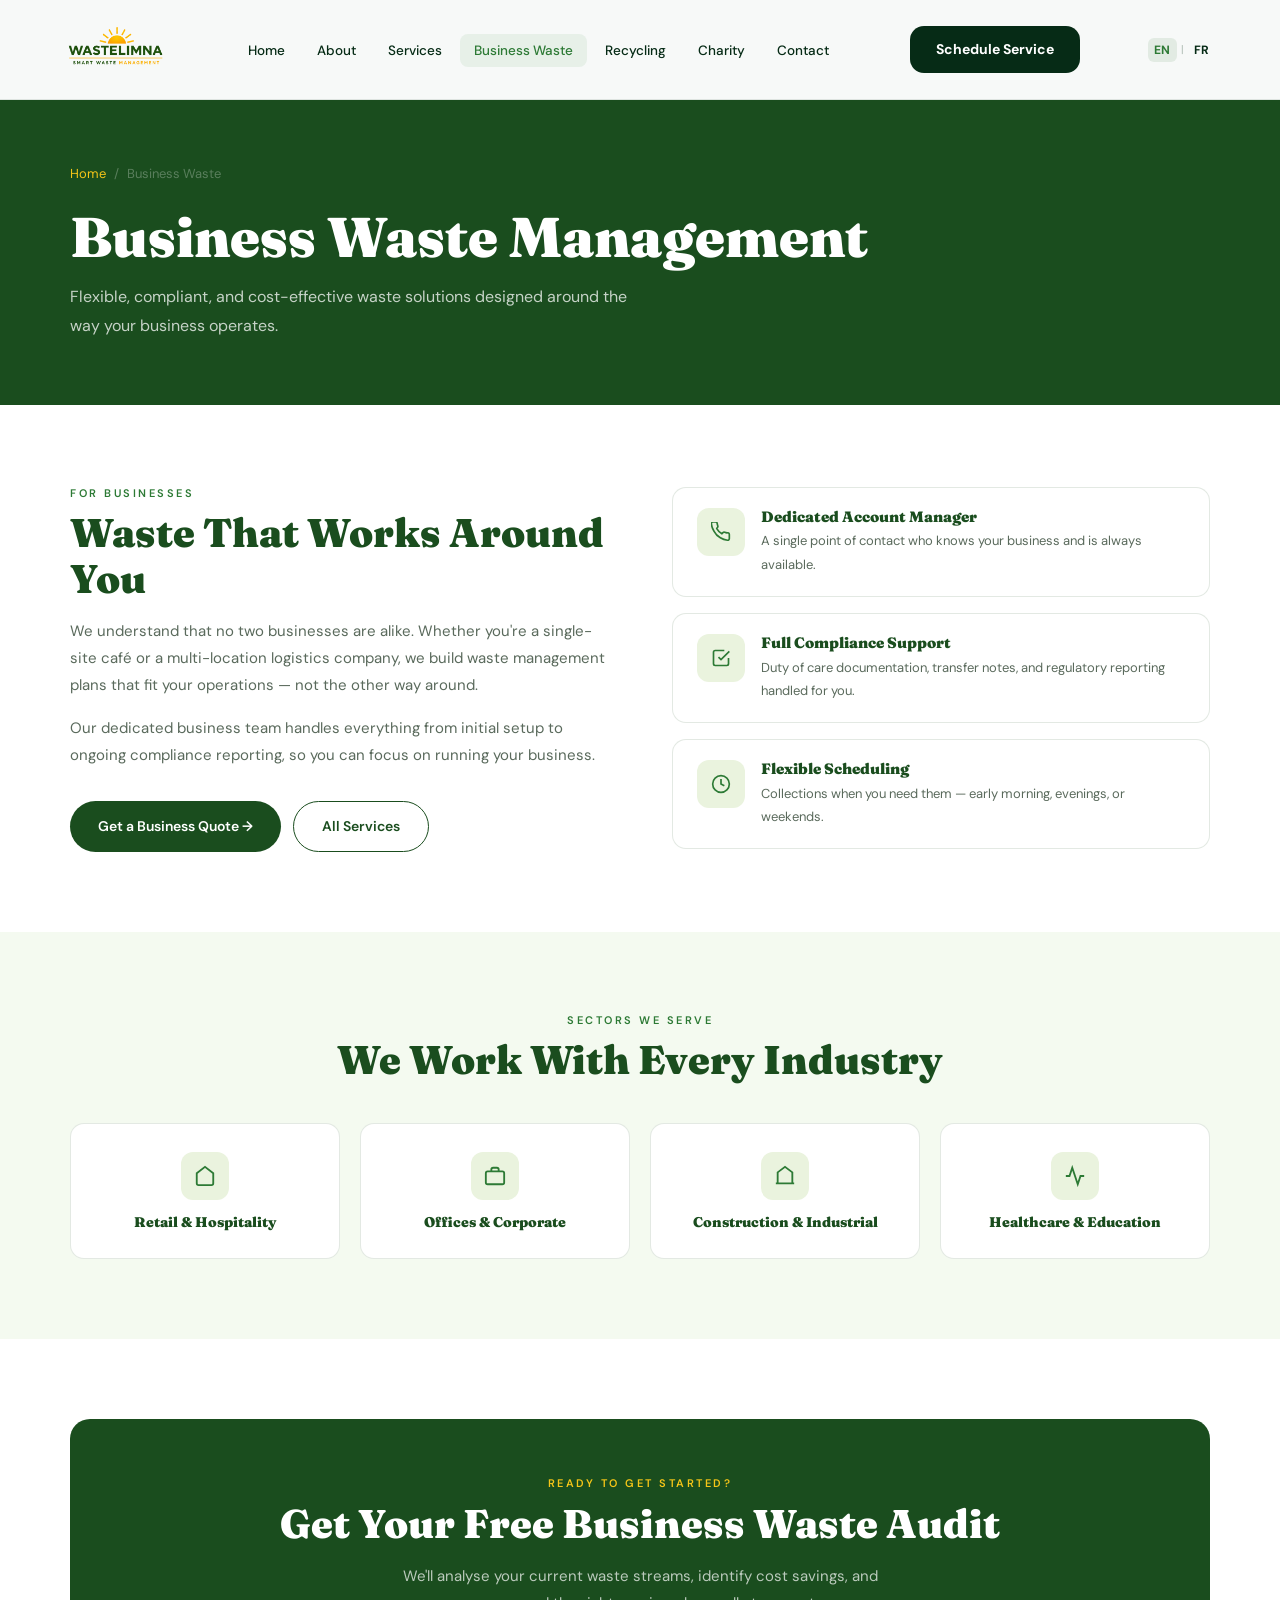
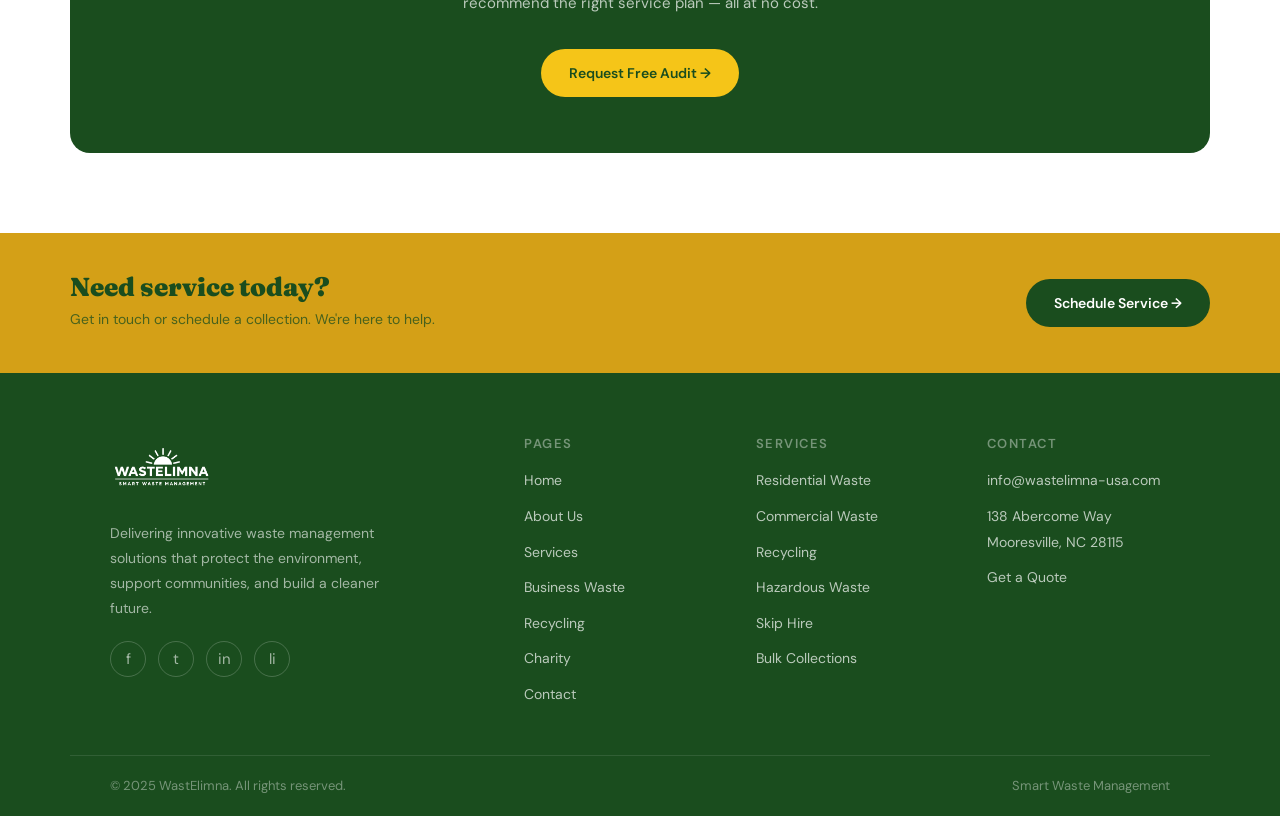
<file: pages/business.html>
<!DOCTYPE html>
<html lang="en">
<head>
  <meta charset="UTF-8"/>
  <meta name="viewport" content="width=device-width, initial-scale=1.0"/>
  <title>Business Waste – WastElimna</title>
  <meta name="description" content="WastElimna provides tailored waste management solutions for businesses of all sizes. Reduce costs, stay compliant, and go greener."/>
  <link rel="icon" type="image/png" href="../WE.png"/>
  <link rel="stylesheet" href="../css/style.css"/>
</head>
<body>

<div id="nav-placeholder"></div>

<header class="page-hero">
  <div class="page-hero-inner">
    <div class="breadcrumb"><a href="../index.html">Home</a><span>/</span><span>Business Waste</span></div>
    <h1>Business Waste Management</h1>
    <p>Flexible, compliant, and cost-effective waste solutions designed around the way your business operates.</p>
  </div>
</header>

<section class="section">
  <div class="container">
    <div class="grid-split">
      <div>
        <span class="section-tag">For Businesses</span>
        <h2 class="section-title">Waste That Works Around You</h2>
        <p style="margin-bottom:16px">We understand that no two businesses are alike. Whether you're a single-site café or a multi-location logistics company, we build waste management plans that fit your operations — not the other way around.</p>
        <p style="margin-bottom:32px">Our dedicated business team handles everything from initial setup to ongoing compliance reporting, so you can focus on running your business.</p>
        <div style="display:flex;gap:12px;flex-wrap:wrap">
          <a href="contact.html" class="btn btn-dark">Get a Business Quote →</a>
          <a href="services.html" class="btn btn-outline-green">All Services</a>
        </div>
      </div>
      <div style="display:flex;flex-direction:column;gap:16px">
        <div class="card" style="display:flex;align-items:flex-start;gap:16px;padding:20px 24px">
          <div class="card-icon" style="flex-shrink:0;margin:0"><svg width="20" height="20" fill="none" stroke="currentColor" stroke-width="2" viewBox="0 0 24 24"><path d="M22 16.92v3a2 2 0 01-2.18 2 19.79 19.79 0 01-8.63-3.07A19.5 19.5 0 013.5 10.85a19.79 19.79 0 01-3.07-8.67A2 2 0 012.4 0h3a2 2 0 012 1.72c.127.96.361 1.903.7 2.81a2 2 0 01-.45 2.11L6.91 7.91a16 16 0 006.16 6.16l1.27-1.27a2 2 0 012.11-.45 12.84 12.84 0 002.81.7A2 2 0 0122 14.92z"/></svg></div>
          <div><h4 style="color:var(--green);font-size:15px;margin-bottom:4px">Dedicated Account Manager</h4><p style="font-size:13px">A single point of contact who knows your business and is always available.</p></div>
        </div>
        <div class="card" style="display:flex;align-items:flex-start;gap:16px;padding:20px 24px">
          <div class="card-icon" style="flex-shrink:0;margin:0"><svg width="20" height="20" fill="none" stroke="currentColor" stroke-width="2" viewBox="0 0 24 24"><path d="M9 11l3 3L22 4"/><path d="M21 12v7a2 2 0 01-2 2H5a2 2 0 01-2-2V5a2 2 0 012-2h11"/></svg></div>
          <div><h4 style="color:var(--green);font-size:15px;margin-bottom:4px">Full Compliance Support</h4><p style="font-size:13px">Duty of care documentation, transfer notes, and regulatory reporting handled for you.</p></div>
        </div>
        <div class="card" style="display:flex;align-items:flex-start;gap:16px;padding:20px 24px">
          <div class="card-icon" style="flex-shrink:0;margin:0"><svg width="20" height="20" fill="none" stroke="currentColor" stroke-width="2" viewBox="0 0 24 24"><circle cx="12" cy="12" r="10"/><polyline points="12 6 12 12 16 14"/></svg></div>
          <div><h4 style="color:var(--green);font-size:15px;margin-bottom:4px">Flexible Scheduling</h4><p style="font-size:13px">Collections when you need them — early morning, evenings, or weekends.</p></div>
        </div>
      </div>
    </div>
  </div>
</section>

<section class="section" style="background:var(--green-pale)">
  <div class="container">
    <div class="text-center">
      <span class="section-tag">Sectors we serve</span>
      <h2 class="section-title">We Work With Every Industry</h2>
    </div>
    <div class="grid-4" style="margin-top:40px">
      <div class="card fade-up text-center" style="padding:28px 20px">
        <div class="card-icon" style="margin:0 auto 14px"><svg width="22" height="22" fill="none" stroke="currentColor" stroke-width="2" viewBox="0 0 24 24"><path d="M3 9l9-7 9 7v11a2 2 0 01-2 2H5a2 2 0 01-2-2z"/></svg></div>
        <h4 style="color:var(--green);font-size:14px">Retail & Hospitality</h4>
      </div>
      <div class="card fade-up text-center" style="padding:28px 20px">
        <div class="card-icon" style="margin:0 auto 14px"><svg width="22" height="22" fill="none" stroke="currentColor" stroke-width="2" viewBox="0 0 24 24"><rect x="2" y="7" width="20" height="14" rx="2"/><path d="M16 7V5a2 2 0 00-2-2h-4a2 2 0 00-2 2v2"/></svg></div>
        <h4 style="color:var(--green);font-size:14px">Offices & Corporate</h4>
      </div>
      <div class="card fade-up text-center" style="padding:28px 20px">
        <div class="card-icon" style="margin:0 auto 14px"><svg width="22" height="22" fill="none" stroke="currentColor" stroke-width="2" viewBox="0 0 24 24"><path d="M2 20h20M4 20V8l8-6 8 6v12"/></svg></div>
        <h4 style="color:var(--green);font-size:14px">Construction & Industrial</h4>
      </div>
      <div class="card fade-up text-center" style="padding:28px 20px">
        <div class="card-icon" style="margin:0 auto 14px"><svg width="22" height="22" fill="none" stroke="currentColor" stroke-width="2" viewBox="0 0 24 24"><path d="M22 12h-4l-3 9L9 3l-3 9H2"/></svg></div>
        <h4 style="color:var(--green);font-size:14px">Healthcare & Education</h4>
      </div>
    </div>
  </div>
</section>

<section class="section">
  <div class="container">
    <div class="info-block dark" style="text-align:center;padding:56px">
      <span class="section-tag" style="color:var(--yellow);justify-content:center;display:block">Ready to get started?</span>
      <h2 style="color:#fff;margin-bottom:16px">Get Your Free Business Waste Audit</h2>
      <p style="color:rgba(255,255,255,0.7);max-width:500px;margin:0 auto 32px">We'll analyse your current waste streams, identify cost savings, and recommend the right service plan — all at no cost.</p>
      <a href="contact.html" class="btn btn-primary">Request Free Audit →</a>
    </div>
  </div>
</section>

<div id="footer-placeholder"></div>
<script src="../js/components.js"></script>
<script src="../js/main.js"></script>
</body>
</html>
</file>
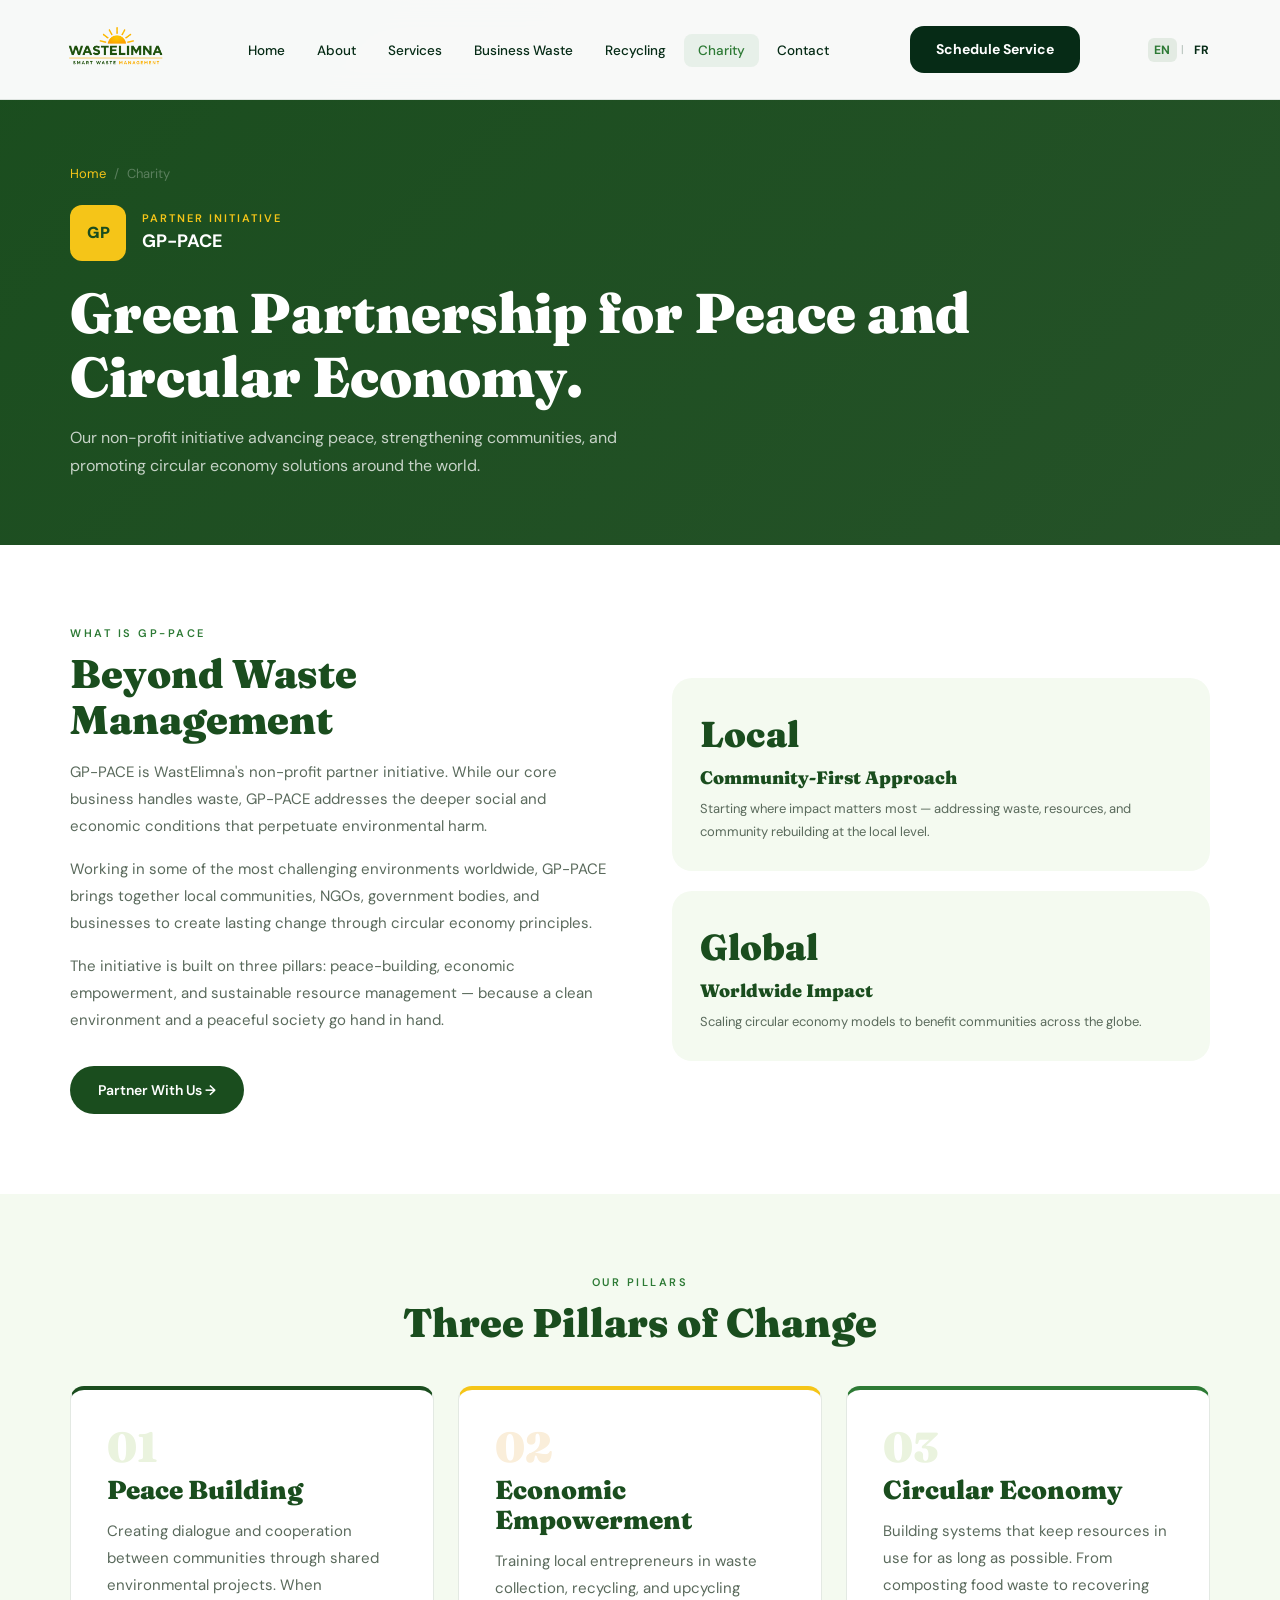
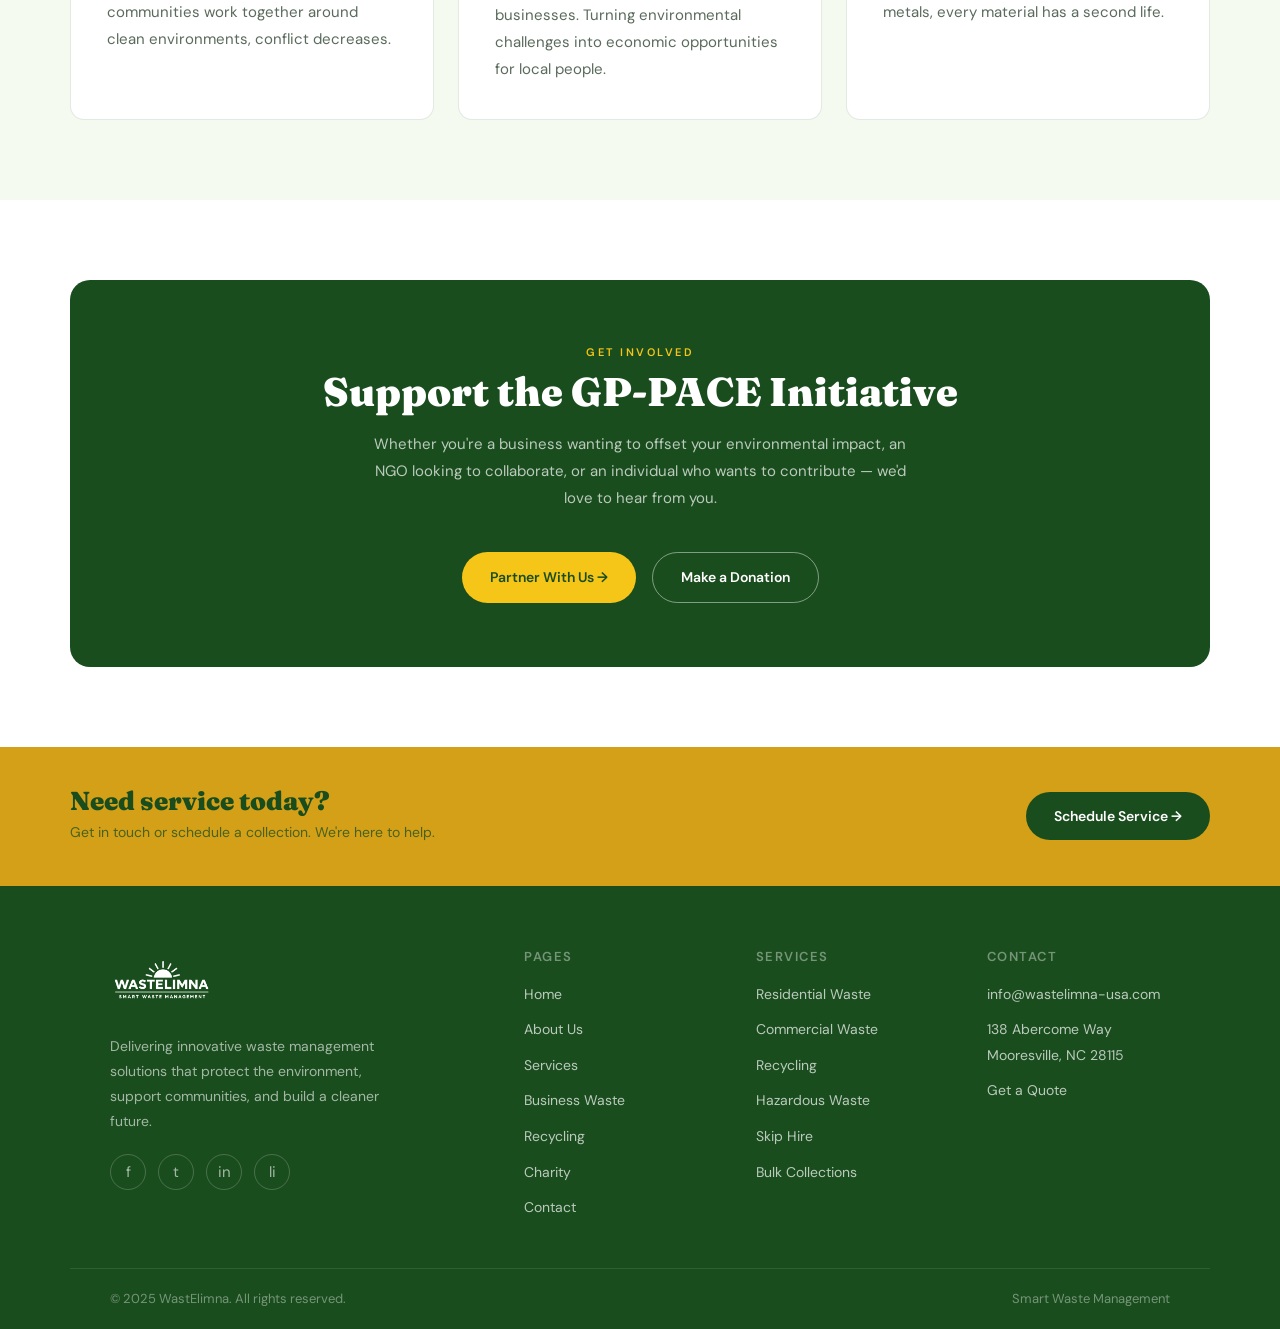
<file: pages/charity.html>
<!DOCTYPE html>
<html lang="en">
<head>
  <meta charset="UTF-8"/>
  <meta name="viewport" content="width=device-width, initial-scale=1.0"/>
  <title>Charity & GP-PACE – WastElimna</title>
  <meta name="description" content="Learn about WastElimna's charitable work and the GP-PACE initiative for peace and circular economy worldwide."/>
  <link rel="icon" type="image/png" href="../WE.png"/>
  <link rel="stylesheet" href="../css/style.css"/>
</head>
<body>

<div id="nav-placeholder"></div>

<header class="page-hero" style="background:linear-gradient(135deg,#1a4d1e 0%, #255228 100%)">
  <div class="page-hero-inner">
    <div class="breadcrumb"><a href="../index.html">Home</a><span>/</span><span>Charity</span></div>
    <div style="display:flex;align-items:center;gap:16px;margin-bottom:20px">
      <div style="width:56px;height:56px;background:var(--yellow);border-radius:12px;display:flex;align-items:center;justify-content:center;font-weight:900;font-size:16px;color:var(--green)">GP</div>
      <div>
        <div style="font-size:11px;letter-spacing:2px;color:var(--yellow);font-weight:600">PARTNER INITIATIVE</div>
        <div style="font-size:18px;font-weight:700;color:#fff">GP-PACE</div>
      </div>
    </div>
    <h1>Green Partnership for Peace and Circular Economy.</h1>
    <p>Our non-profit initiative advancing peace, strengthening communities, and promoting circular economy solutions around the world.</p>
  </div>
</header>

<section class="section">
  <div class="container">
    <div class="grid-split">
      <div>
        <span class="section-tag">What is GP-PACE</span>
        <h2 class="section-title">Beyond Waste Management</h2>
        <p style="margin-bottom:16px">GP-PACE is WastElimna's non-profit partner initiative. While our core business handles waste, GP-PACE addresses the deeper social and economic conditions that perpetuate environmental harm.</p>
        <p style="margin-bottom:16px">Working in some of the most challenging environments worldwide, GP-PACE brings together local communities, NGOs, government bodies, and businesses to create lasting change through circular economy principles.</p>
        <p style="margin-bottom:32px">The initiative is built on three pillars: peace-building, economic empowerment, and sustainable resource management — because a clean environment and a peaceful society go hand in hand.</p>
        <a href="contact.html" class="btn btn-dark">Partner With Us →</a>
      </div>
      <div style="display:flex;flex-direction:column;gap:20px">
        <div class="info-block" style="padding:28px">
          <div style="font-family:'Fraunces',serif;font-size:36px;font-weight:900;color:var(--green)">Local</div>
          <h4 style="color:var(--green);margin:4px 0 8px">Community-First Approach</h4>
          <p style="font-size:13px">Starting where impact matters most — addressing waste, resources, and community rebuilding at the local level.</p>
        </div>
        <div class="info-block" style="padding:28px">
          <div style="font-family:'Fraunces',serif;font-size:36px;font-weight:900;color:var(--green)">Global</div>
          <h4 style="color:var(--green);margin:4px 0 8px">Worldwide Impact</h4>
          <p style="font-size:13px">Scaling circular economy models to benefit communities across the globe.</p>
        </div>
      </div>
    </div>
  </div>
</section>

<section class="section" style="background:var(--green-pale)">
  <div class="container">
    <div class="text-center">
      <span class="section-tag">Our pillars</span>
      <h2 class="section-title">Three Pillars of Change</h2>
    </div>
    <div class="grid-3" style="margin-top:40px">
      <div class="card fade-up" style="padding:36px;border-top:4px solid var(--green)">
        <div style="font-family:'Fraunces',serif;font-size:42px;font-weight:900;color:var(--green-light);line-height:1;margin-bottom:8px">01</div>
        <h3 style="color:var(--green);margin-bottom:12px">Peace Building</h3>
        <p>Creating dialogue and cooperation between communities through shared environmental projects. When communities work together around clean environments, conflict decreases.</p>
      </div>
      <div class="card fade-up" style="padding:36px;border-top:4px solid var(--yellow)">
        <div style="font-family:'Fraunces',serif;font-size:42px;font-weight:900;color:var(--yellow-light);line-height:1;margin-bottom:8px">02</div>
        <h3 style="color:var(--green);margin-bottom:12px">Economic Empowerment</h3>
        <p>Training local entrepreneurs in waste collection, recycling, and upcycling businesses. Turning environmental challenges into economic opportunities for local people.</p>
      </div>
      <div class="card fade-up" style="padding:36px;border-top:4px solid var(--green-mid)">
        <div style="font-family:'Fraunces',serif;font-size:42px;font-weight:900;color:var(--green-light);line-height:1;margin-bottom:8px">03</div>
        <h3 style="color:var(--green);margin-bottom:12px">Circular Economy</h3>
        <p>Building systems that keep resources in use for as long as possible. From composting food waste to recovering metals, every material has a second life.</p>
      </div>
    </div>
  </div>
</section>

<section class="section">
  <div class="container">
    <div class="info-block dark" style="text-align:center;padding:64px 48px">
      <span class="section-tag" style="color:var(--yellow);display:block;text-align:center">Get Involved</span>
      <h2 style="color:#fff;margin-bottom:16px">Support the GP-PACE Initiative</h2>
      <p style="color:rgba(255,255,255,0.7);max-width:540px;margin:0 auto 40px">Whether you're a business wanting to offset your environmental impact, an NGO looking to collaborate, or an individual who wants to contribute — we'd love to hear from you.</p>
      <div style="display:flex;gap:16px;justify-content:center;flex-wrap:wrap">
        <a href="contact.html" class="btn btn-primary">Partner With Us →</a>
        <a href="contact.html" class="btn btn-outline">Make a Donation</a>
      </div>
    </div>
  </div>
</section>

<div id="footer-placeholder"></div>
<script src="../js/components.js"></script>
<script src="../js/main.js"></script>
</body>
</html>
</file>
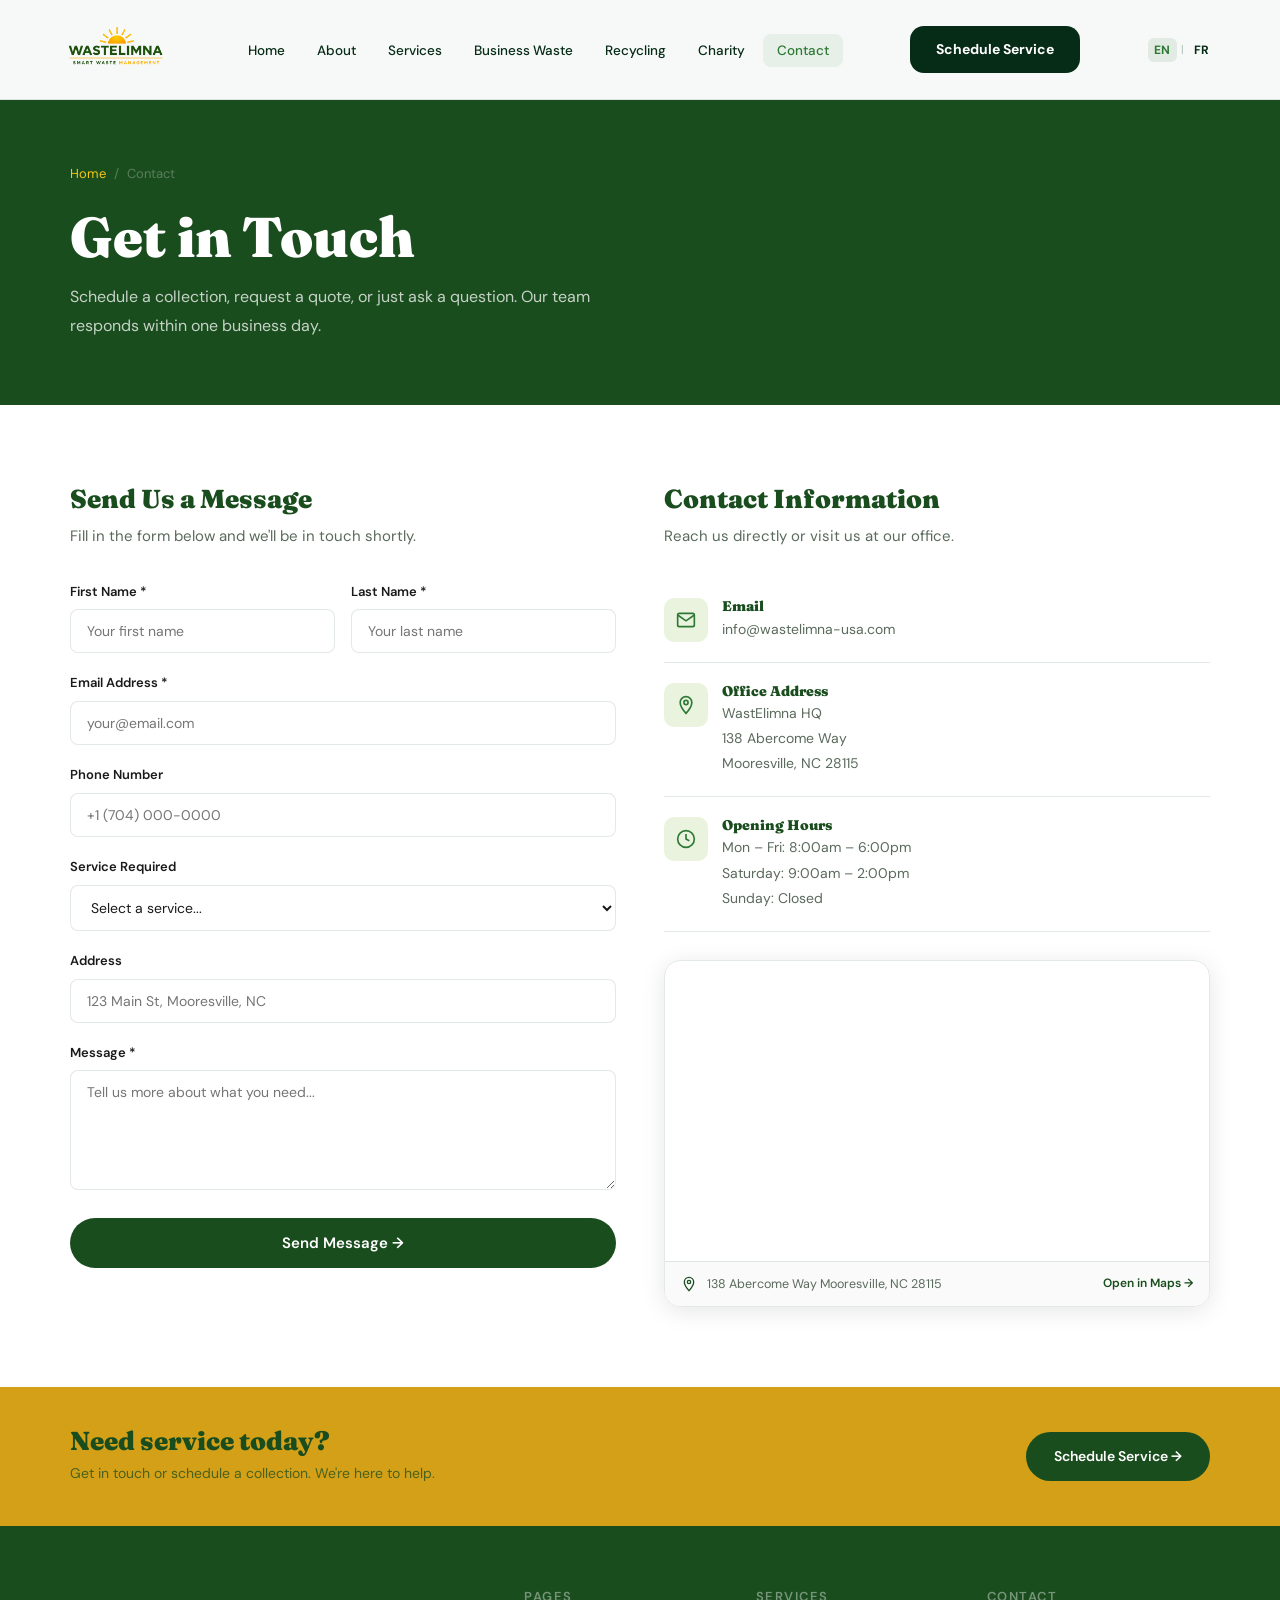
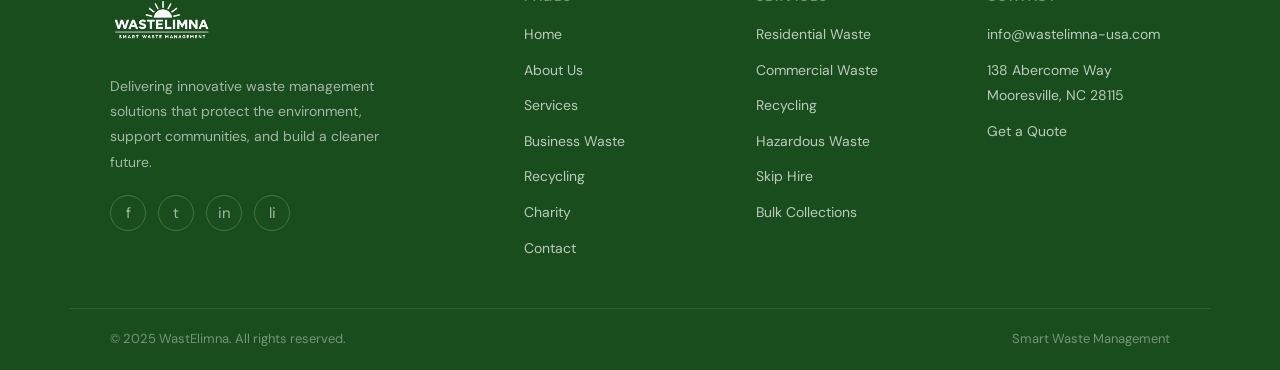
<file: pages/contact.html>
<!DOCTYPE html>
<html lang="en">
<head>
  <meta charset="UTF-8"/>
  <meta name="viewport" content="width=device-width, initial-scale=1.0"/>
  <title>Contact Us – WastElimna</title>
  <meta name="description" content="Get in touch with WastElimna to schedule a waste collection, request a quote, or learn more about our services."/>
  <link rel="icon" type="image/png" href="../WE.png"/>
  <link rel="stylesheet" href="../css/style.css"/>
  <style>
    .contact-info-item{display:flex;align-items:flex-start;gap:14px;padding:20px 0;border-bottom:1px solid var(--border)}
    .contact-info-item:last-child{border:none}
    .ci-icon{width:44px;height:44px;border-radius:10px;background:var(--green-light);display:flex;align-items:center;justify-content:center;flex-shrink:0;color:var(--green-mid)}
  </style>
</head>
<body>

<div id="nav-placeholder"></div>

<header class="page-hero">
  <div class="page-hero-inner">
    <div class="breadcrumb"><a href="../index.html">Home</a><span>/</span><span>Contact</span></div>
    <h1>Get in Touch</h1>
    <p>Schedule a collection, request a quote, or just ask a question. Our team responds within one business day.</p>
  </div>
</header>

<section class="section">
  <div class="container">
    <div class="grid-split" style="gap:48px;align-items:flex-start">

      <!-- FORM -->
      <div>
        <h2 style="color:var(--green);margin-bottom:8px;font-size:26px">Send Us a Message</h2>
        <p style="margin-bottom:32px">Fill in the form below and we'll be in touch shortly.</p>
        <!-- success banner -->
        <div id="formSuccess" style="display:none;margin-bottom:20px;padding:18px;background:#eaf3de;border-radius:12px;color:#1a4d1e;font-weight:600;text-align:center;font-size:15px">
          ✅ Message sent! We'll be in touch shortly.
        </div>

        <form id="contactForm">
          <input type="hidden" name="access_key" value="14ca8bbb-a2ae-4b0b-88e7-e14512d2c205"/>
          <input type="hidden" name="subject"    value="New WastElimna Enquiry"/>
          <input type="hidden" name="from_name"  value="WastElimna Website"/>

          <div style="display:grid;grid-template-columns:1fr 1fr;gap:16px" class="name-grid">
            <div class="form-group">
              <label for="fname">First Name *</label>
              <input type="text" id="fname" name="first_name" placeholder="Your first name" required/>
            </div>
            <div class="form-group">
              <label for="lname">Last Name *</label>
              <input type="text" id="lname" name="last_name" placeholder="Your last name" required/>
            </div>
          </div>
          <div class="form-group">
            <label for="email">Email Address *</label>
            <input type="email" id="email" name="email" placeholder="your@email.com" required/>
          </div>
          <div class="form-group">
            <label for="phone">Phone Number</label>
            <input type="tel" id="phone" name="phone" placeholder="+1 (704) 000-0000"/>
          </div>
          <div class="form-group">
            <label for="service">Service Required</label>
            <select id="service" name="service">
              <option value="">Select a service...</option>
              <option>Residential Waste Collection</option>
              <option>Business Waste Management</option>
              <option>Recycling Services</option>
              <option>Environmental Consulting</option>
              <option>Roll-Off Dumpster Rental</option>
              <option>Commercial Dumpster Service</option>
              <option>GP-PACE Partnership</option>
              <option>General Enquiry</option>
            </select>
          </div>
          <div class="form-group">
            <label for="address">Address</label>
            <input type="text" id="address" name="address" placeholder="123 Main St, Mooresville, NC"/>
          </div>
          <div class="form-group">
            <label for="message">Message *</label>
            <textarea id="message" name="message" rows="5" placeholder="Tell us more about what you need..." required></textarea>
          </div>

          <button type="submit" class="btn btn-dark" style="width:100%;justify-content:center;font-size:15px;padding:15px">
            Send Message →
          </button>
        </form>

        <script>
          if (window.innerWidth < 480) {
            const g = document.querySelector('.name-grid');
            if (g) g.style.gridTemplateColumns = '1fr';
          }

          document.getElementById('contactForm').addEventListener('submit', async function(e) {
            e.preventDefault();
            const btn = this.querySelector('button[type="submit"]');
            btn.textContent = 'Sending…';
            btn.disabled = true;

            const res = await fetch('https://api.web3forms.com/submit', {
              method: 'POST',
              headers: { 'Content-Type': 'application/json', 'Accept': 'application/json' },
              body: JSON.stringify(Object.fromEntries(new FormData(this)))
            });
            const data = await res.json();

            if (data.success) {
              document.getElementById('formSuccess').style.display = 'block';
              document.getElementById('formSuccess').scrollIntoView({ behavior: 'smooth', block: 'center' });
              this.reset();
            } else {
              alert('Something went wrong. Please email info@wastelimna-usa.com directly.');
            }

            btn.textContent = 'Send Message →';
            btn.disabled = false;
          });
        </script>
      </div>

      <!-- CONTACT INFO -->
      <div>
        <h2 style="color:var(--green);margin-bottom:8px;font-size:26px">Contact Information</h2>
        <p style="margin-bottom:28px">Reach us directly or visit us at our office.</p>

        <div class="contact-info-item">
          <div class="ci-icon">
            <svg width="20" height="20" fill="none" stroke="currentColor" stroke-width="2" viewBox="0 0 24 24"><path d="M4 4h16c1.1 0 2 .9 2 2v12c0 1.1-.9 2-2 2H4c-1.1 0-2-.9-2-2V6c0-1.1.9-2 2-2z"/><polyline points="22,6 12,13 2,6"/></svg>
          </div>
          <div>
            <h4 style="color:var(--green);font-size:14px;margin-bottom:2px">Email</h4>
            <a href="mailto:info@wastelimna-usa.com" style="color:var(--muted);font-size:14px">info@wastelimna-usa.com</a>
          </div>
        </div>
        <div class="contact-info-item">
          <div class="ci-icon">
            <svg width="20" height="20" fill="none" stroke="currentColor" stroke-width="2" viewBox="0 0 24 24"><path d="M12 2C8.13 2 5 5.13 5 9c0 5.25 7 13 7 13s7-7.75 7-13c0-3.87-3.13-7-7-7z"/><circle cx="12" cy="9" r="2.5"/></svg>
          </div>
          <div>
            <h4 style="color:var(--green);font-size:14px;margin-bottom:2px">Office Address</h4>
            <p style="font-size:14px;color:var(--muted)">WastElimna HQ<br>138 Abercome Way<br>Mooresville, NC 28115</p>
          </div>
        </div>
        <div class="contact-info-item">
          <div class="ci-icon">
            <svg width="20" height="20" fill="none" stroke="currentColor" stroke-width="2" viewBox="0 0 24 24"><circle cx="12" cy="12" r="10"/><polyline points="12 6 12 12 16 14"/></svg>
          </div>
          <div>
            <h4 style="color:var(--green);font-size:14px;margin-bottom:2px">Opening Hours</h4>
            <p style="font-size:14px;color:var(--muted)">Mon – Fri: 8:00am – 6:00pm<br>Saturday: 9:00am – 2:00pm<br>Sunday: Closed</p>
          </div>
        </div>

        <!-- Google Maps Embed (free — no API key required) -->
        <div style="margin-top:28px;border-radius:16px;overflow:hidden;box-shadow:0 4px 24px rgba(0,0,0,0.10);border:1px solid var(--border)">
          <iframe
            src="https://maps.google.com/maps?q=138+Abercome+Way,+Mooresville,+NC+28115&output=embed&z=15"
            width="100%"
            height="300"
            style="border:0;display:block"
            allowfullscreen=""
            loading="lazy"
            referrerpolicy="no-referrer-when-downgrade"
            title="WastElimna Office Location">
          </iframe>
          <div style="background:#f9faf9;padding:12px 16px;display:flex;align-items:center;gap:10px;border-top:1px solid var(--border)">
            <svg width="16" height="16" fill="none" stroke="var(--green)" stroke-width="2" viewBox="0 0 24 24"><path d="M12 2C8.13 2 5 5.13 5 9c0 5.25 7 13 7 13s7-7.75 7-13c0-3.87-3.13-7-7-7z"/><circle cx="12" cy="9" r="2.5"/></svg>
            <span style="font-size:12.5px;color:var(--muted)">138 Abercome Way Mooresville, NC 28115</span>
            <a href="https://maps.google.com/maps?q=138+Abercome+Way,+Mooresville,+NC+28115" target="_blank" rel="noopener" style="margin-left:auto;font-size:12px;font-weight:600;color:var(--green);text-decoration:none;white-space:nowrap">Open in Maps →</a>
          </div>
        </div>
      </div>

    </div>
  </div>
</section>

<div id="footer-placeholder"></div>
<script src="../js/components.js"></script>
<script src="../js/main.js"></script>
</body>
</html>
</file>
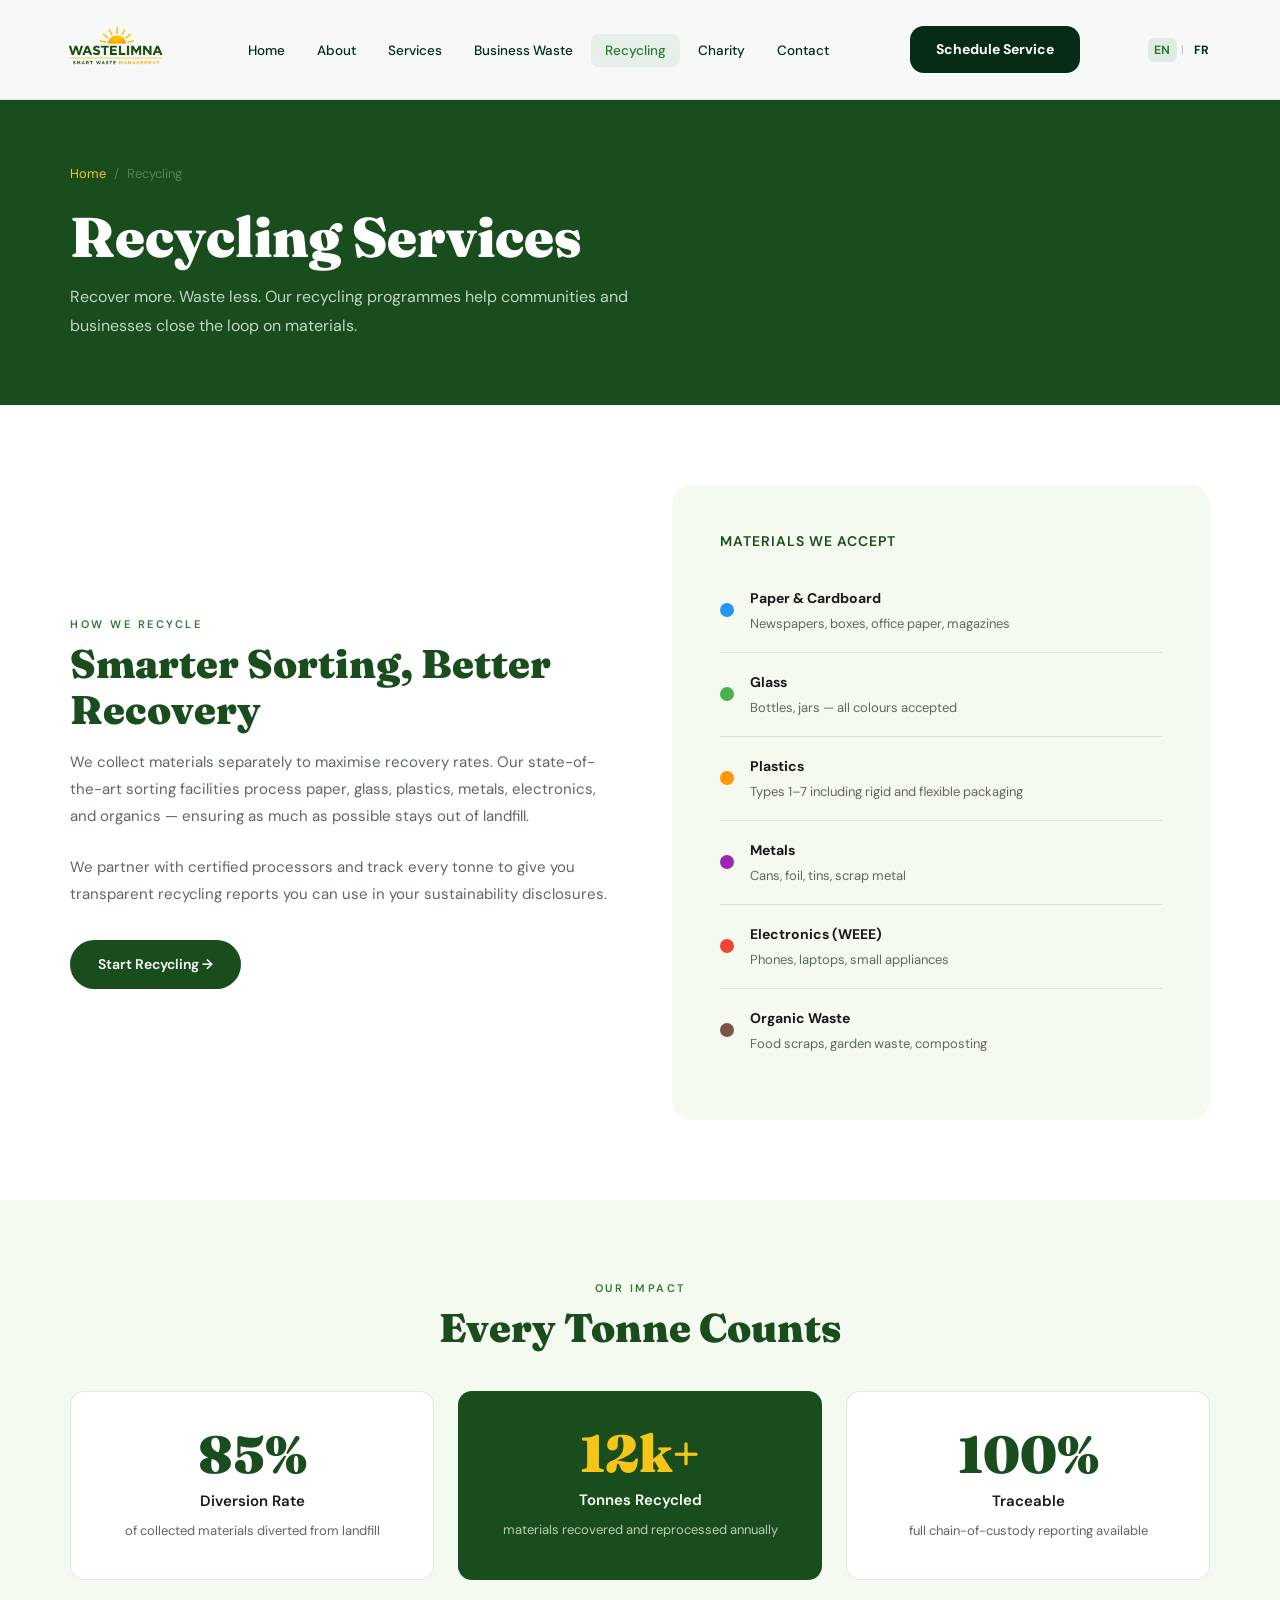
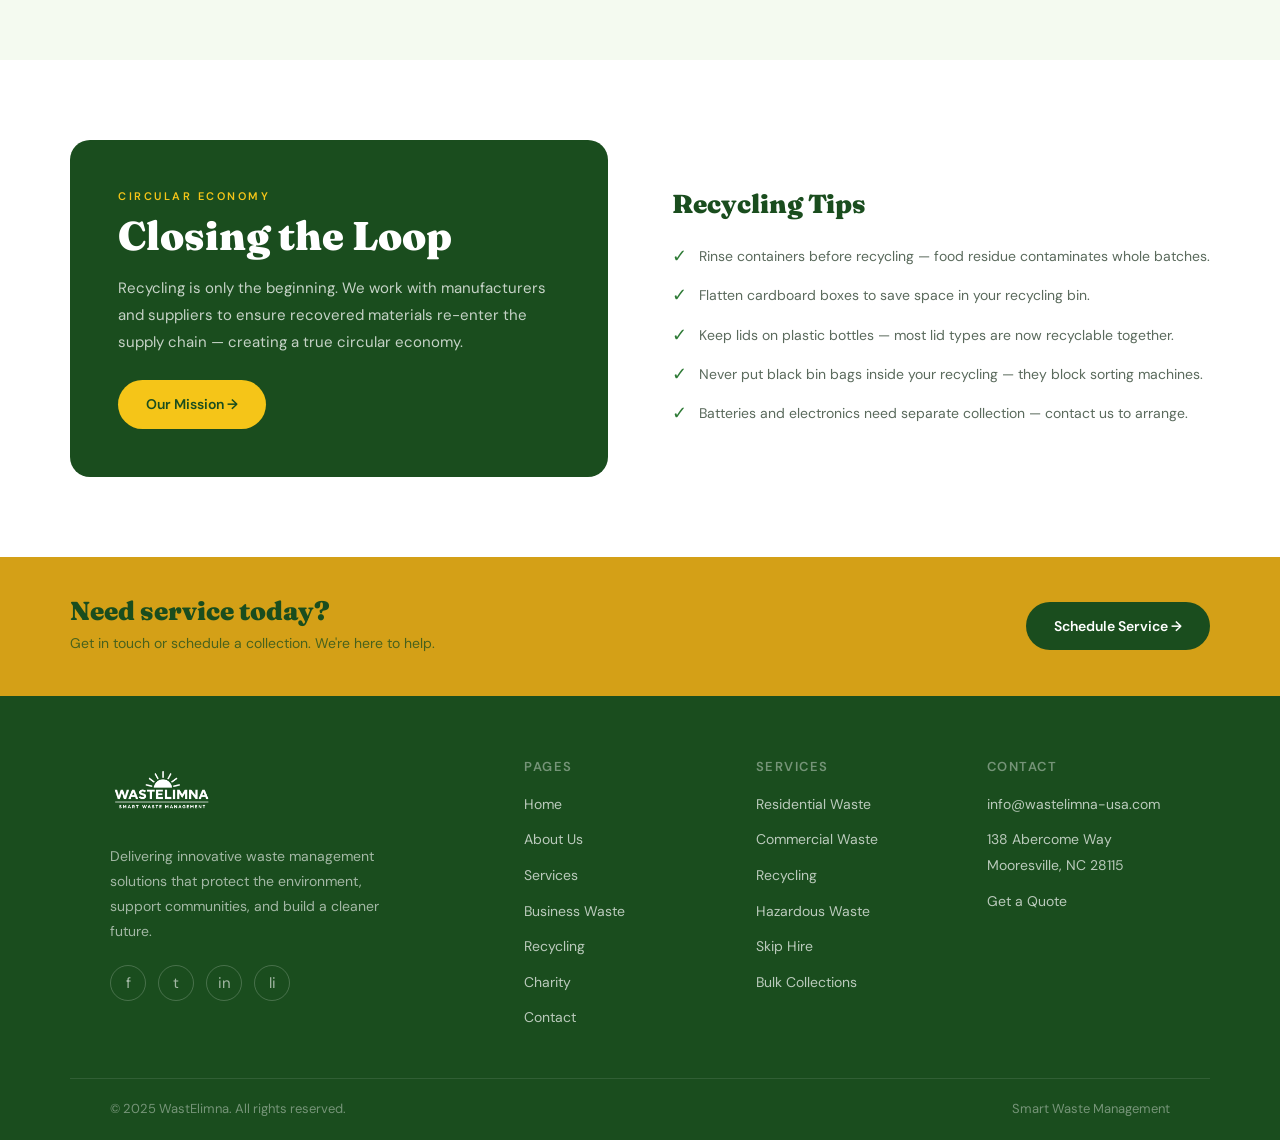
<file: pages/recycling.html>
<!DOCTYPE html>
<html lang="en">
<head>
  <meta charset="UTF-8"/>
  <meta name="viewport" content="width=device-width, initial-scale=1.0"/>
  <title>Recycling – WastElimna</title>
  <meta name="description" content="WastElimna's recycling services help homes and businesses reduce waste and recover more materials for a circular economy."/>
  <link rel="icon" type="image/png" href="../WE.png"/>
  <link rel="stylesheet" href="../css/style.css"/>
  <style>
    .recycle-type { display:flex;align-items:center;gap:16px;padding:16px 0;border-bottom:1px solid var(--border); }
    .recycle-type:last-child{border:none}
    .recycle-dot{width:14px;height:14px;border-radius:50%;flex-shrink:0}
  </style>
</head>
<body>

<div id="nav-placeholder"></div>

<header class="page-hero">
  <div class="page-hero-inner">
    <div class="breadcrumb"><a href="../index.html">Home</a><span>/</span><span>Recycling</span></div>
    <h1>Recycling Services</h1>
    <p>Recover more. Waste less. Our recycling programmes help communities and businesses close the loop on materials.</p>
  </div>
</header>

<section class="section">
  <div class="container">
    <div class="grid-split">
      <div>
        <span class="section-tag">How we recycle</span>
        <h2 class="section-title">Smarter Sorting, Better Recovery</h2>
        <p style="margin-bottom:24px">We collect materials separately to maximise recovery rates. Our state-of-the-art sorting facilities process paper, glass, plastics, metals, electronics, and organics — ensuring as much as possible stays out of landfill.</p>
        <p style="margin-bottom:32px">We partner with certified processors and track every tonne to give you transparent recycling reports you can use in your sustainability disclosures.</p>
        <a href="contact.html" class="btn btn-dark">Start Recycling →</a>
      </div>
      <div class="info-block">
        <h4 style="color:var(--green);margin-bottom:20px;font-family:'DM Sans',sans-serif;font-size:14px;font-weight:600;letter-spacing:1px;text-transform:uppercase">Materials We Accept</h4>
        <div class="recycle-type"><div class="recycle-dot" style="background:#2196F3"></div><div><strong style="font-size:14px">Paper & Cardboard</strong><p style="font-size:13px;margin:2px 0 0">Newspapers, boxes, office paper, magazines</p></div></div>
        <div class="recycle-type"><div class="recycle-dot" style="background:#4CAF50"></div><div><strong style="font-size:14px">Glass</strong><p style="font-size:13px;margin:2px 0 0">Bottles, jars — all colours accepted</p></div></div>
        <div class="recycle-type"><div class="recycle-dot" style="background:#FF9800"></div><div><strong style="font-size:14px">Plastics</strong><p style="font-size:13px;margin:2px 0 0">Types 1–7 including rigid and flexible packaging</p></div></div>
        <div class="recycle-type"><div class="recycle-dot" style="background:#9C27B0"></div><div><strong style="font-size:14px">Metals</strong><p style="font-size:13px;margin:2px 0 0">Cans, foil, tins, scrap metal</p></div></div>
        <div class="recycle-type"><div class="recycle-dot" style="background:#F44336"></div><div><strong style="font-size:14px">Electronics (WEEE)</strong><p style="font-size:13px;margin:2px 0 0">Phones, laptops, small appliances</p></div></div>
        <div class="recycle-type"><div class="recycle-dot" style="background:#795548"></div><div><strong style="font-size:14px">Organic Waste</strong><p style="font-size:13px;margin:2px 0 0">Food scraps, garden waste, composting</p></div></div>
      </div>
    </div>
  </div>
</section>

<section class="section" style="background:var(--green-pale)">
  <div class="container">
    <div class="text-center">
      <span class="section-tag">Our impact</span>
      <h2 class="section-title">Every Tonne Counts</h2>
    </div>
    <div class="grid-3" style="margin-top:40px">
      <div style="text-align:center;background:#fff;border-radius:var(--radius);padding:36px;border:1px solid var(--border)" class="fade-up">
        <div style="font-family:'Fraunces',serif;font-size:52px;font-weight:900;color:var(--green);line-height:1">85%</div>
        <p style="margin-top:8px;font-weight:600;color:var(--text)">Diversion Rate</p>
        <p style="font-size:13px;margin-top:4px">of collected materials diverted from landfill</p>
      </div>
      <div style="text-align:center;background:var(--green);border-radius:var(--radius);padding:36px" class="fade-up">
        <div style="font-family:'Fraunces',serif;font-size:52px;font-weight:900;color:var(--yellow);line-height:1">12k+</div>
        <p style="margin-top:8px;font-weight:600;color:#fff">Tonnes Recycled</p>
        <p style="font-size:13px;margin-top:4px;color:rgba(255,255,255,0.7)">materials recovered and reprocessed annually</p>
      </div>
      <div style="text-align:center;background:#fff;border-radius:var(--radius);padding:36px;border:1px solid var(--border)" class="fade-up">
        <div style="font-family:'Fraunces',serif;font-size:52px;font-weight:900;color:var(--green);line-height:1">100%</div>
        <p style="margin-top:8px;font-weight:600;color:var(--text)">Traceable</p>
        <p style="font-size:13px;margin-top:4px">full chain-of-custody reporting available</p>
      </div>
    </div>
  </div>
</section>

<section class="section">
  <div class="container">
    <div class="grid-split">
      <div class="info-block dark">
        <span class="section-tag" style="color:var(--yellow)">Circular Economy</span>
        <h2 style="color:#fff;margin-bottom:16px">Closing the Loop</h2>
        <p style="margin-bottom:24px">Recycling is only the beginning. We work with manufacturers and suppliers to ensure recovered materials re-enter the supply chain — creating a true circular economy.</p>
        <a href="about.html" class="btn btn-primary">Our Mission →</a>
      </div>
      <div>
        <h3 style="color:var(--green);margin-bottom:24px">Recycling Tips</h3>
        <div style="display:flex;flex-direction:column;gap:14px">
          <div style="display:flex;align-items:flex-start;gap:12px">
            <span style="color:var(--green-mid);font-size:18px;line-height:1.4">✓</span>
            <p style="font-size:14px">Rinse containers before recycling — food residue contaminates whole batches.</p>
          </div>
          <div style="display:flex;align-items:flex-start;gap:12px">
            <span style="color:var(--green-mid);font-size:18px;line-height:1.4">✓</span>
            <p style="font-size:14px">Flatten cardboard boxes to save space in your recycling bin.</p>
          </div>
          <div style="display:flex;align-items:flex-start;gap:12px">
            <span style="color:var(--green-mid);font-size:18px;line-height:1.4">✓</span>
            <p style="font-size:14px">Keep lids on plastic bottles — most lid types are now recyclable together.</p>
          </div>
          <div style="display:flex;align-items:flex-start;gap:12px">
            <span style="color:var(--green-mid);font-size:18px;line-height:1.4">✓</span>
            <p style="font-size:14px">Never put black bin bags inside your recycling — they block sorting machines.</p>
          </div>
          <div style="display:flex;align-items:flex-start;gap:12px">
            <span style="color:var(--green-mid);font-size:18px;line-height:1.4">✓</span>
            <p style="font-size:14px">Batteries and electronics need separate collection — contact us to arrange.</p>
          </div>
        </div>
      </div>
    </div>
  </div>
</section>

<div id="footer-placeholder"></div>
<script src="../js/components.js"></script>
<script src="../js/main.js"></script>
</body>
</html>
</file>
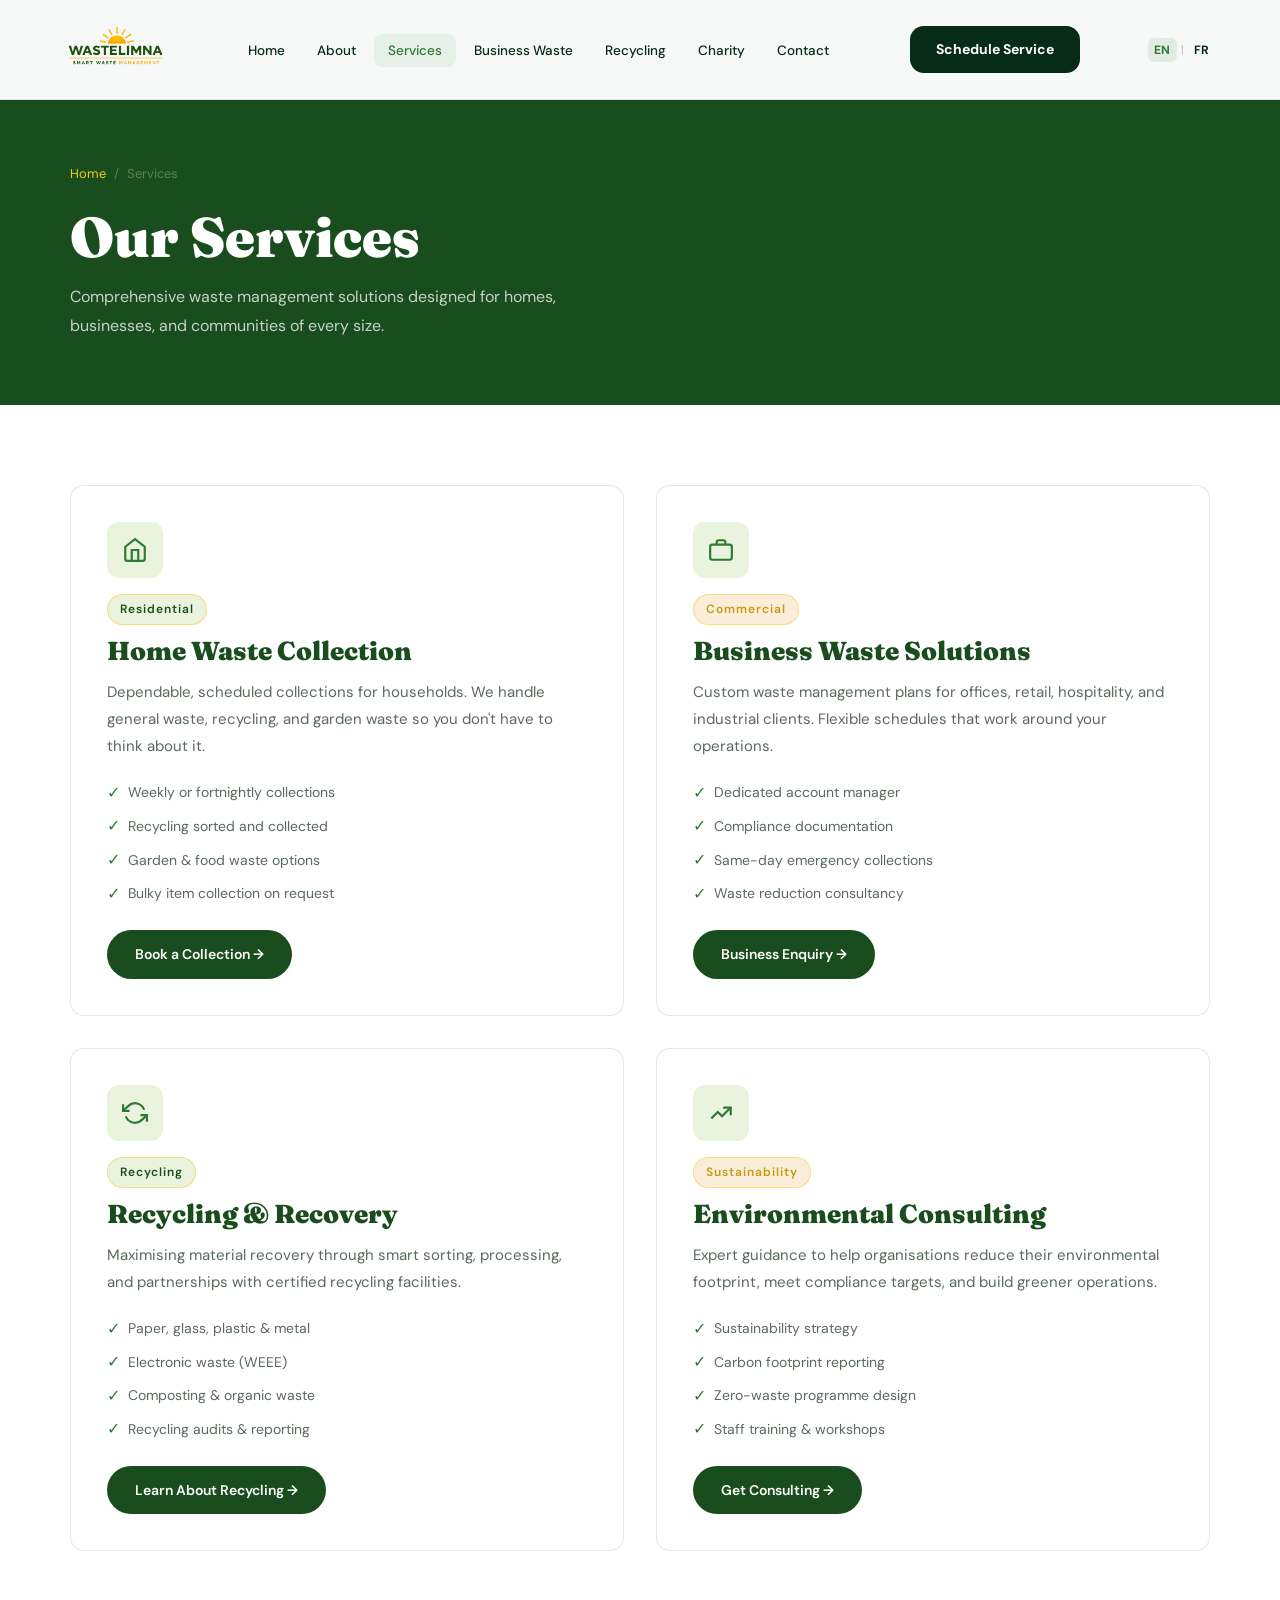
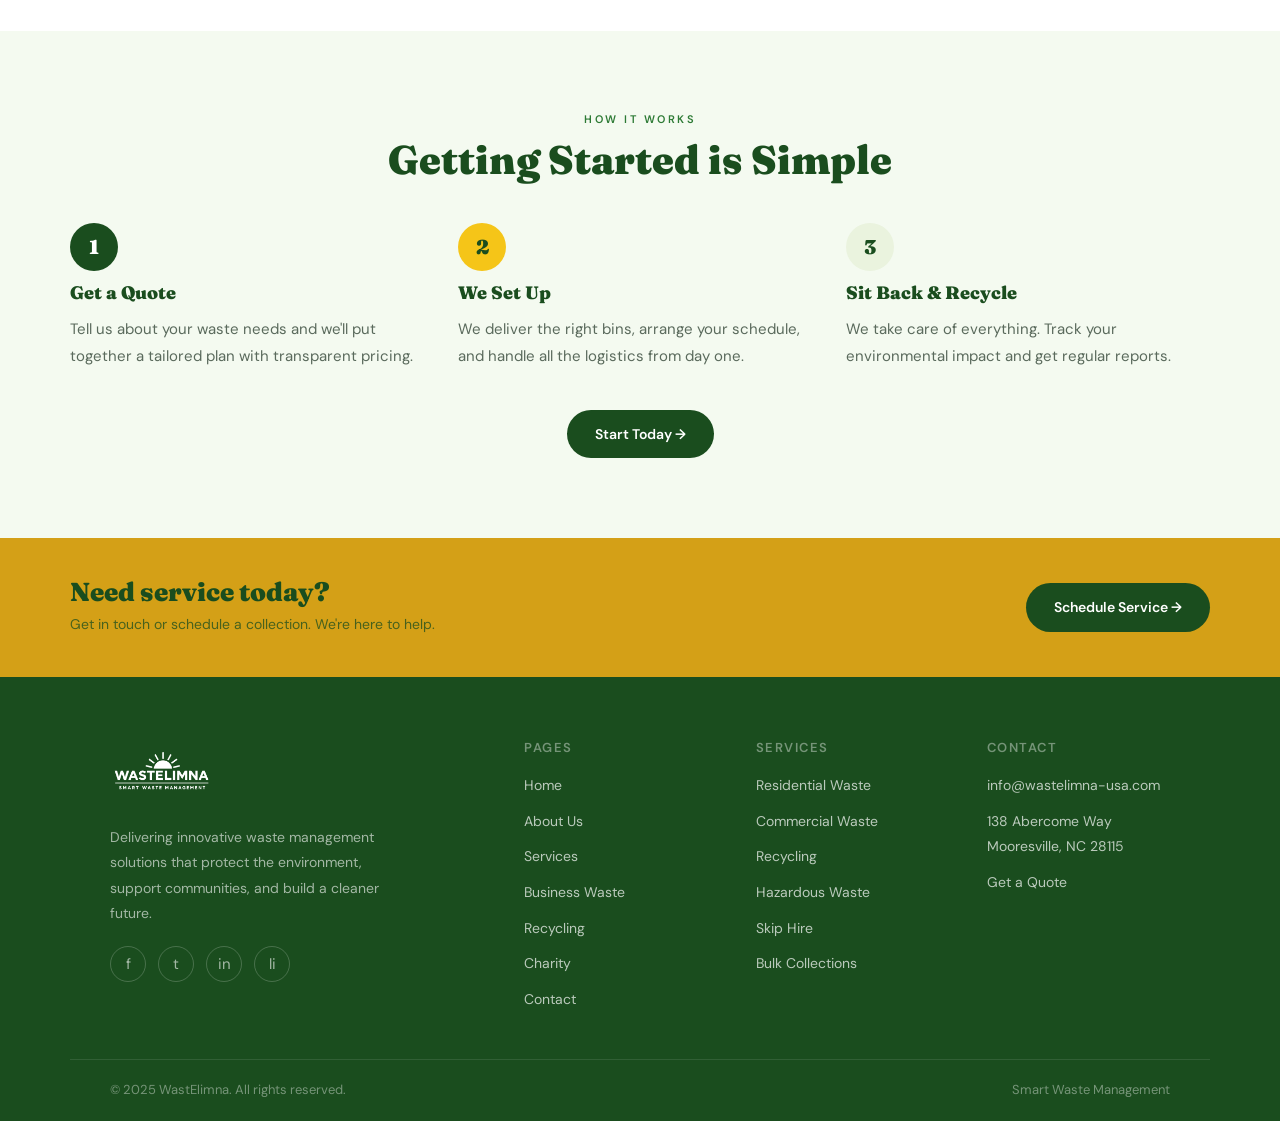
<file: pages/services.html>
<!DOCTYPE html>
<html lang="en">
<head>
  <meta charset="UTF-8"/>
  <meta name="viewport" content="width=device-width, initial-scale=1.0"/>
  <title>Services – WastElimna</title>
  <meta name="description" content="Explore WastElimna's full range of waste management services including residential, commercial, recycling, and sustainability solutions."/>
  <link rel="icon" type="image/png" href="../WE.png"/>
  <link rel="stylesheet" href="../css/style.css"/>
</head>
<body>

<div id="nav-placeholder"></div>

<header class="page-hero">
  <div class="page-hero-inner">
    <div class="breadcrumb"><a href="../index.html">Home</a><span>/</span><span>Services</span></div>
    <h1>Our Services</h1>
    <p>Comprehensive waste management solutions designed for homes, businesses, and communities of every size.</p>
  </div>
</header>

<section class="section">
  <div class="container">
    <div class="grid-2" style="gap:32px">
      <div class="card fade-up" style="padding:36px">
        <div class="card-icon" style="width:56px;height:56px;font-size:26px">
          <svg width="26" height="26" fill="none" stroke="currentColor" stroke-width="2" viewBox="0 0 24 24"><path d="M3 9l9-7 9 7v11a2 2 0 01-2 2H5a2 2 0 01-2-2z"/><path d="M9 22V12h6v10"/></svg>
        </div>
        <span class="badge badge-green" style="margin-bottom:12px">Residential</span>
        <h3 style="color:var(--green);margin-bottom:12px">Home Waste Collection</h3>
        <p style="margin-bottom:20px">Dependable, scheduled collections for households. We handle general waste, recycling, and garden waste so you don't have to think about it.</p>
        <ul style="list-style:none;display:flex;flex-direction:column;gap:8px;margin-bottom:24px">
          <li style="font-size:14px;color:var(--muted);display:flex;align-items:center;gap:8px"><span style="color:var(--green-mid);font-size:16px">✓</span> Weekly or fortnightly collections</li>
          <li style="font-size:14px;color:var(--muted);display:flex;align-items:center;gap:8px"><span style="color:var(--green-mid);font-size:16px">✓</span> Recycling sorted and collected</li>
          <li style="font-size:14px;color:var(--muted);display:flex;align-items:center;gap:8px"><span style="color:var(--green-mid);font-size:16px">✓</span> Garden & food waste options</li>
          <li style="font-size:14px;color:var(--muted);display:flex;align-items:center;gap:8px"><span style="color:var(--green-mid);font-size:16px">✓</span> Bulky item collection on request</li>
        </ul>
        <a href="contact.html" class="btn btn-dark">Book a Collection →</a>
      </div>

      <div class="card fade-up" style="padding:36px">
        <div class="card-icon" style="width:56px;height:56px;font-size:26px">
          <svg width="26" height="26" fill="none" stroke="currentColor" stroke-width="2" viewBox="0 0 24 24"><rect x="2" y="7" width="20" height="14" rx="2"/><path d="M16 7V5a2 2 0 00-2-2h-4a2 2 0 00-2 2v2"/></svg>
        </div>
        <span class="badge badge-yellow" style="margin-bottom:12px">Commercial</span>
        <h3 style="color:var(--green);margin-bottom:12px">Business Waste Solutions</h3>
        <p style="margin-bottom:20px">Custom waste management plans for offices, retail, hospitality, and industrial clients. Flexible schedules that work around your operations.</p>
        <ul style="list-style:none;display:flex;flex-direction:column;gap:8px;margin-bottom:24px">
          <li style="font-size:14px;color:var(--muted);display:flex;align-items:center;gap:8px"><span style="color:var(--green-mid);font-size:16px">✓</span> Dedicated account manager</li>
          <li style="font-size:14px;color:var(--muted);display:flex;align-items:center;gap:8px"><span style="color:var(--green-mid);font-size:16px">✓</span> Compliance documentation</li>
          <li style="font-size:14px;color:var(--muted);display:flex;align-items:center;gap:8px"><span style="color:var(--green-mid);font-size:16px">✓</span> Same-day emergency collections</li>
          <li style="font-size:14px;color:var(--muted);display:flex;align-items:center;gap:8px"><span style="color:var(--green-mid);font-size:16px">✓</span> Waste reduction consultancy</li>
        </ul>
        <a href="business.html" class="btn btn-dark">Business Enquiry →</a>
      </div>

      <div class="card fade-up" style="padding:36px">
        <div class="card-icon" style="width:56px;height:56px;font-size:26px">
          <svg width="26" height="26" fill="none" stroke="currentColor" stroke-width="2" viewBox="0 0 24 24"><polyline points="1 4 1 10 7 10"/><polyline points="23 20 23 14 17 14"/><path d="M20.49 9A9 9 0 005.64 5.64L1 10m22 4l-4.64 4.36A9 9 0 013.51 15"/></svg>
        </div>
        <span class="badge badge-green" style="margin-bottom:12px">Recycling</span>
        <h3 style="color:var(--green);margin-bottom:12px">Recycling & Recovery</h3>
        <p style="margin-bottom:20px">Maximising material recovery through smart sorting, processing, and partnerships with certified recycling facilities.</p>
        <ul style="list-style:none;display:flex;flex-direction:column;gap:8px;margin-bottom:24px">
          <li style="font-size:14px;color:var(--muted);display:flex;align-items:center;gap:8px"><span style="color:var(--green-mid);font-size:16px">✓</span> Paper, glass, plastic & metal</li>
          <li style="font-size:14px;color:var(--muted);display:flex;align-items:center;gap:8px"><span style="color:var(--green-mid);font-size:16px">✓</span> Electronic waste (WEEE)</li>
          <li style="font-size:14px;color:var(--muted);display:flex;align-items:center;gap:8px"><span style="color:var(--green-mid);font-size:16px">✓</span> Composting & organic waste</li>
          <li style="font-size:14px;color:var(--muted);display:flex;align-items:center;gap:8px"><span style="color:var(--green-mid);font-size:16px">✓</span> Recycling audits & reporting</li>
        </ul>
        <a href="recycling.html" class="btn btn-dark">Learn About Recycling →</a>
      </div>

      <div class="card fade-up" style="padding:36px">
        <div class="card-icon" style="width:56px;height:56px;font-size:26px">
          <svg width="26" height="26" fill="none" stroke="currentColor" stroke-width="2" viewBox="0 0 24 24"><path d="M3 17l6-6 4 4 8-8"/><path d="M14 7h7v7"/></svg>
        </div>
        <span class="badge badge-yellow" style="margin-bottom:12px">Sustainability</span>
        <h3 style="color:var(--green);margin-bottom:12px">Environmental Consulting</h3>
        <p style="margin-bottom:20px">Expert guidance to help organisations reduce their environmental footprint, meet compliance targets, and build greener operations.</p>
        <ul style="list-style:none;display:flex;flex-direction:column;gap:8px;margin-bottom:24px">
          <li style="font-size:14px;color:var(--muted);display:flex;align-items:center;gap:8px"><span style="color:var(--green-mid);font-size:16px">✓</span> Sustainability strategy</li>
          <li style="font-size:14px;color:var(--muted);display:flex;align-items:center;gap:8px"><span style="color:var(--green-mid);font-size:16px">✓</span> Carbon footprint reporting</li>
          <li style="font-size:14px;color:var(--muted);display:flex;align-items:center;gap:8px"><span style="color:var(--green-mid);font-size:16px">✓</span> Zero-waste programme design</li>
          <li style="font-size:14px;color:var(--muted);display:flex;align-items:center;gap:8px"><span style="color:var(--green-mid);font-size:16px">✓</span> Staff training & workshops</li>
        </ul>
        <a href="contact.html" class="btn btn-dark">Get Consulting →</a>
      </div>
    </div>
  </div>
</section>

<section class="section" style="background:var(--green-pale)">
  <div class="container text-center">
    <span class="section-tag">How it works</span>
    <h2 class="section-title">Getting Started is Simple</h2>
    <div class="grid-3" style="margin-top:40px;text-align:left">
      <div style="display:flex;flex-direction:column;align-items:flex-start;gap:12px" class="fade-up">
        <div style="width:48px;height:48px;border-radius:50%;background:var(--green);color:#fff;display:flex;align-items:center;justify-content:center;font-family:'Fraunces',serif;font-size:20px;font-weight:900">1</div>
        <h4 style="color:var(--green)">Get a Quote</h4>
        <p>Tell us about your waste needs and we'll put together a tailored plan with transparent pricing.</p>
      </div>
      <div style="display:flex;flex-direction:column;align-items:flex-start;gap:12px" class="fade-up">
        <div style="width:48px;height:48px;border-radius:50%;background:var(--yellow);color:var(--green);display:flex;align-items:center;justify-content:center;font-family:'Fraunces',serif;font-size:20px;font-weight:900">2</div>
        <h4 style="color:var(--green)">We Set Up</h4>
        <p>We deliver the right bins, arrange your schedule, and handle all the logistics from day one.</p>
      </div>
      <div style="display:flex;flex-direction:column;align-items:flex-start;gap:12px" class="fade-up">
        <div style="width:48px;height:48px;border-radius:50%;background:var(--green-light);color:var(--green);display:flex;align-items:center;justify-content:center;font-family:'Fraunces',serif;font-size:20px;font-weight:900">3</div>
        <h4 style="color:var(--green)">Sit Back & Recycle</h4>
        <p>We take care of everything. Track your environmental impact and get regular reports.</p>
      </div>
    </div>
    <a href="contact.html" class="btn btn-dark" style="margin-top:40px">Start Today →</a>
  </div>
</section>

<div id="footer-placeholder"></div>
<script src="../js/components.js"></script>
<script src="../js/main.js"></script>
</body>
</html>
</file>
<file: css/style.css>
@import url('https://fonts.googleapis.com/css2?family=Fraunces:ital,wght@0,700;0,900;1,700&family=DM+Sans:wght@400;500;600&display=swap');

*, *::before, *::after { box-sizing: border-box; margin: 0; padding: 0; }

:root {
  --green: #1a4d1e;
  --green-mid: #2d7a35;
  --green-light: #eaf3de;
  --green-pale: #f4faf0;
  --yellow: #f5c518;
  --yellow-light: #faeeda;
  --yellow-dark: #c49a0e;
  --white: #ffffff;
  --text: #1a1a1a;
  --muted: #5a6a5c;
  --border: rgba(26,77,30,0.12);
  --radius: 14px;
  --radius-sm: 8px;
  --radius-pill: 40px;
  --shadow: 0 4px 24px rgba(26,77,30,0.10);
  --shadow-lg: 0 12px 48px rgba(26,77,30,0.15);
}

html { scroll-behavior: smooth; }
body { font-family: 'DM Sans', sans-serif; color: var(--text); background: #fff; line-height: 1.6; }

a { text-decoration: none; color: inherit; }
img { max-width: 100%; display: block; }
button { cursor: pointer; font-family: 'DM Sans', sans-serif; }

/* ─── TYPOGRAPHY ─── */
h1, h2, h3, h4 { font-family: 'Fraunces', serif; font-weight: 900; line-height: 1.15; }
h1 { font-size: clamp(36px, 5vw, 56px); }
h2 { font-size: clamp(28px, 4vw, 40px); }
h3 { font-size: clamp(20px, 3vw, 26px); }
h4 { font-size: 18px; }
p { font-size: 15px; line-height: 1.8; color: var(--muted); }

/* ─── BUTTONS ─── */
.btn { display: inline-flex; align-items: center; gap: 8px; padding: 13px 28px; border-radius: var(--radius-pill); font-size: 14px; font-weight: 600; border: none; transition: all 0.2s; }
.btn-primary { background: var(--yellow); color: var(--green); }
.btn-primary:hover { background: var(--yellow-dark); transform: translateY(-1px); }
.btn-dark { background: var(--green); color: #fff; }
.btn-dark:hover { background: #255228; transform: translateY(-1px); }
.btn-outline { background: transparent; color: #fff; border: 1.5px solid rgba(255,255,255,0.45); }
.btn-outline:hover { background: rgba(255,255,255,0.1); }
.btn-outline-green { background: transparent; color: var(--green); border: 1.5px solid var(--green); }
.btn-outline-green:hover { background: var(--green); color: #fff; }

/* ─── NAVIGATION ─── */
.navbar { position: absolute; top: 0; left: 0; right: 0; z-index: 100; background: rgba(255,255,255,0.97); backdrop-filter: blur(14px); border-bottom: 1px solid rgba(6,43,22,0.10); padding: 0 5%; display: flex; align-items: center; justify-content: space-between; height: 100px; }
.navbar .nav-links a { color: #062b16; }
.navbar .nav-links a:hover, .navbar .nav-links a.active { color: #2d7a35; background: rgba(45,122,53,0.08); }
.navbar .nav-cta { background: #062b16; color: #ffffff; padding: 12px 26px; font-size: 14px; font-weight: 700; border-radius: 14px; }
.nav-logo { display: flex; align-items: center; gap: 10px; }
.nav-logo svg { width: 40px; height: 40px; }
.nav-logo-text { display: flex; flex-direction: column; }
.nav-logo-text span:first-child { font-family: 'Fraunces', serif; font-size: 22px; font-weight: 900; color: var(--green); line-height: 1; }
.nav-logo-text span:last-child { font-size: 9px; letter-spacing: 2.5px; color: var(--green-mid); font-weight: 600; }
.nav-links { display: flex; align-items: center; gap: 4px; list-style: none; }
.nav-links a { padding: 8px 14px; border-radius: var(--radius-sm); font-size: 13.5px; font-weight: 500; color: var(--muted); transition: all 0.2s; }
.nav-links a:hover, .nav-links a.active { color: var(--green); background: var(--green-light); }
.nav-cta { background: var(--green); color: #fff; padding: 10px 22px; border-radius: var(--radius-pill); font-size: 13px; font-weight: 600; border: none; transition: all 0.2s; }
.nav-cta:hover { background: #255228; }
/* ─── HAMBURGER BUTTON ─── */
.hamburger {
  display: none;
  flex-direction: column;
  justify-content: center;
  gap: 5px;
  width: 44px;
  height: 44px;
  background: rgba(6,43,22,0.08);
  border: 1.5px solid rgba(6,43,22,0.20);
  border-radius: 10px;
  padding: 0 10px;
  cursor: pointer;
  transition: background 0.2s;
  z-index: 201;
  position: relative;
}
.hamburger:hover { background: rgba(6,43,22,0.15); }
.ham-bar {
  display: block;
  width: 100%;
  height: 2px;
  background: #062b16;
  border-radius: 2px;
  transition: transform 0.35s cubic-bezier(.77,0,.175,1), opacity 0.2s;
  transform-origin: center;
}
/* Animated X on open */
.hamburger.is-open .ham-bar:nth-child(1) { transform: translateY(7px) rotate(45deg); }
.hamburger.is-open .ham-bar:nth-child(2) { opacity: 0; transform: scaleX(0); }
.hamburger.is-open .ham-bar:nth-child(3) { transform: translateY(-7px) rotate(-45deg); }

/* ─── MOBILE DRAWER ─── */
.mobile-drawer {
  position: fixed;
  top: 0; right: 0;
  width: min(340px, 85vw);
  height: 100vh;
  background: #ffffff;
  z-index: 200;
  transform: translateX(100%);
  transition: transform 0.38s cubic-bezier(.77,0,.175,1);
  display: flex;
  flex-direction: column;
  overflow-y: auto;
}
.mobile-drawer.is-open { transform: translateX(0); }

.mobile-drawer-inner { padding: 28px 28px 40px; display: flex; flex-direction: column; gap: 0; min-height: 100%; }
.mobile-drawer-logo { padding-bottom: 16px; margin-bottom: 8px; }

.mobile-nav-links { list-style: none; padding: 8px 0; flex: 1; }
.mobile-nav-links li { border-bottom: none; }
.mobile-nav-links a {
  display: flex;
  align-items: center;
  padding: 13px 4px;
  font-size: 16px;
  font-weight: 600;
  color: #062b16;
  text-decoration: none;
  transition: color 0.2s, padding-left 0.2s;
  font-family: 'DM Sans', sans-serif;
}
.mobile-nav-links a:hover { color: #2d7a35; padding-left: 8px; }
.mobile-nav-links a, .mobile-nav-links a:visited, .mobile-nav-links a:active { text-decoration: none; }

.mobile-cta {
  display: block;
  margin: 24px 0 0;
  padding: 16px;
  background: #ffc400;
  color: #062b16;
  font-weight: 700;
  font-size: 15px;
  border-radius: 12px;
  text-align: center;
  letter-spacing: 0.3px;
  transition: background 0.2s, transform 0.2s;
}
.mobile-cta:hover { background: #ffcf2e; transform: translateY(-1px); }

.mobile-drawer-contact {
  margin-top: 24px;
  padding-top: 20px;
  border-top: 1px solid rgba(6,43,22,0.12);
  display: flex;
  flex-direction: column;
  gap: 10px;
}
.mobile-drawer-contact a {
  font-size: 13.5px;
  color: rgba(6,43,22,0.6);
  font-family: 'DM Sans', sans-serif;
  transition: color 0.2s;
}
.mobile-drawer-contact a:hover { color: #2d7a35; }

/* ─── MOBILE OVERLAY ─── */
.mobile-overlay {
  position: fixed;
  inset: 0;
  background: rgba(0,0,0,0.55);
  backdrop-filter: blur(2px);
  z-index: 199;
  opacity: 0;
  pointer-events: none;
  transition: opacity 0.35s ease;
}
.mobile-overlay.is-open { opacity: 1; pointer-events: auto; }

/* ─── SECTION HELPERS ─── */
.section { padding: 80px 40px; }
.section-sm { padding: 56px 40px; }
.container { max-width: 1140px; margin: 0 auto; }
.section-tag { font-size: 11px; letter-spacing: 2.5px; font-weight: 600; color: var(--green-mid); text-transform: uppercase; margin-bottom: 8px; display: block; }
.section-title { color: var(--green); margin-bottom: 16px; }
.section-desc { max-width: 560px; margin-bottom: 40px; }
.text-center { text-align: center; }
.text-center .section-desc { margin: 0 auto 40px; }

/* ══════════════════════════════════════════
   HERO  —  Full-viewport enterprise layout
   ══════════════════════════════════════════ */

.hero {
  min-height: 100vh;
  position: relative;
  padding: 160px 5% 140px;
  background: linear-gradient(105deg,
    #062b16 0%,
    #0d3d1e 40%,
    #1a5c2a 58%,
    #2d7a35 72%,
    #4a9a52 88%,
    #6db876 100%);
  overflow: hidden;
}

/* decorative radial glow top-right */
.hero::before {
  content: '';
  position: absolute;
  top: -100px; right: -100px;
  width: 700px; height: 700px;
  border-radius: 50%;
  background: radial-gradient(circle, rgba(45,140,60,0.22) 0%, transparent 65%);
  pointer-events: none;
}

.hero-content {
  display: grid;
  grid-template-columns: 1fr 1.2fr;
  align-items: center;
  gap: 40px;
  max-width: 1300px;
  margin: 0 auto;
}

/* ── Badge ── */
.badge {
  display: inline-flex;
  flex-wrap: wrap;
  justify-content: center;
  gap: 4px;
  padding: 10px 18px;
  border: 1px solid rgba(255,196,0,0.45);
  border-radius: 30px;
  color: #b6ff4d;
  font-size: 12px;
  font-weight: 700;
  letter-spacing: 1px;
  margin-bottom: 30px;
  max-width: 100%;
  box-sizing: border-box;
  white-space: normal;
  text-align: center;
}

/* ── Headline ── */
.hero h1 {
  font-family: 'Fraunces', serif;
  font-size: clamp(48px, 6vw, 78px);
  line-height: 1.04;
  font-weight: 900;
  color: #ffffff;
  margin-bottom: 28px;
  letter-spacing: -1px;
}
.hero h1 span { color: #ffc400; font-style: italic; }

/* ── Description ── */
.hero-text > p {
  max-width: 520px;
  font-size: 18px;
  line-height: 1.75;
  color: #cce4d4;
  margin-bottom: 38px;
}

/* ── CTA Buttons ── */
.hero-cta-btns { display: flex; gap: 18px; margin-bottom: 52px; flex-wrap: wrap; }

.hbtn {
  padding: 18px 34px;
  border-radius: 16px;
  text-decoration: none;
  font-size: 15px;
  font-weight: 700;
  transition: all .2s;
  display: inline-block;
}
.hbtn-primary {
  background: #ffc400;
  color: #062b16;
  box-shadow: 0 8px 28px rgba(255,196,0,0.4);
}
.hbtn-primary:hover { background: #e6b000; transform: translateY(-2px); box-shadow: 0 14px 36px rgba(255,196,0,0.55); }
.hbtn-secondary {
  border: 1.5px solid rgba(255,255,255,0.5);
  color: #fff;
  background: rgba(255,255,255,0.06);
  backdrop-filter: blur(8px);
}
.hbtn-secondary:hover { background: rgba(255,255,255,0.13); border-color: #fff; }

/* ── Stats glass card ── */
.stats {
  display: flex;
  gap: 0;
  background: rgba(255,255,255,0.07);
  border: 1px solid rgba(255,255,255,0.12);
  padding: 24px 28px;
  border-radius: 20px;
  max-width: 560px;
  backdrop-filter: blur(12px);
}
.stats div {
  flex: 1;
  border-right: 1px solid rgba(255,255,255,0.15);
  padding: 0 24px 0 0;
  margin-right: 24px;
}
.stats div:last-child { border-right: none; padding-right: 0; margin-right: 0; }
.stats strong {
  display: block;
  font-family: 'Fraunces', serif;
  font-size: 32px;
  font-weight: 900;
  color: #fff;
  line-height: 1;
  margin-bottom: 4px;
}
.stats small { font-size: 12px; color: #a8c8b4; font-weight: 500; }

/* ── Truck image ── */
.hero-image {
  display: flex;
  align-items: flex-end;
  justify-content: center;
  position: relative;
}
.hero-image img {
  width: 100%;
  max-width: 900px;
  filter:
    brightness(1.05)
    contrast(1.15)
    saturate(1.20)
    drop-shadow(-8px 12px 28px rgba(6,43,22,0.35));
  position: relative;
  z-index: 2;
  transform: translateY(20px);
}
/* subtle glow halo behind truck */
.hero-image::after {
  content: '';
  position: absolute;
  bottom: 20px; left: 10%; right: 10%; height: 60px;
  background: radial-gradient(ellipse, rgba(40,160,60,0.3) 0%, transparent 70%);
  border-radius: 50%;
  filter: blur(16px);
  z-index: 1;
}

/* ── Find Services Bar ── */
.find-bar-wrap {
  position: relative;
  z-index: 20;
  max-width: 1100px;
  width: 88%;
  margin: -60px auto 0;
}
.find-bar {
  background: #fff;
  border-radius: 16px;
  padding: 20px 28px 22px;
  box-shadow: 0 12px 48px rgba(0,0,0,0.18), 0 0 0 1px rgba(0,0,0,0.05);
}
.find-bar-title {
  font-size: 14px;
  font-weight: 700;
  color: #1a4d1e;
  margin-bottom: 12px;
}
.find-bar-form {
  display: flex;
  align-items: center;
  gap: 12px;
}
.find-bar-input {
  flex: 2;
  border: 1.5px solid #dde4dd;
  border-radius: 10px;
  padding: 14px 16px;
  font-size: 14px;
  font-family: 'DM Sans', sans-serif;
  color: #333;
  outline: none;
  transition: border-color .2s, box-shadow .2s;
  background: #fff;
  min-width: 0;
}
.find-bar-input:focus {
  border-color: #1a4d1e;
  box-shadow: 0 0 0 3px rgba(26,77,30,0.08);
}
.find-bar-select-wrap {
  flex: 1;
  position: relative;
  border: 1.5px solid #dde4dd;
  border-radius: 10px;
  padding: 8px 16px 8px;
  background: #fff;
  min-width: 0;
  transition: border-color .2s, box-shadow .2s;
}
.find-bar-select-wrap:focus-within {
  border-color: #1a4d1e;
  box-shadow: 0 0 0 3px rgba(26,77,30,0.08);
}
.find-bar-label {
  display: block;
  font-size: 10.5px;
  color: #888;
  font-weight: 600;
  margin-bottom: 2px;
  line-height: 1;
  white-space: nowrap;
}
.find-bar-select {
  width: 100%;
  border: none;
  background: transparent;
  font-size: 14px;
  font-family: 'DM Sans', sans-serif;
  color: #1a1a1a;
  outline: none;
  cursor: pointer;
  padding: 0;
  appearance: auto;
}
.find-bar-btn {
  background: #2d8c3a;
  color: #fff;
  border: none;
  border-radius: 50px;
  padding: 15px 28px;
  font-size: 14.5px;
  font-weight: 700;
  font-family: 'DM Sans', sans-serif;
  cursor: pointer;
  white-space: nowrap;
  box-shadow: 0 4px 16px rgba(45,140,58,0.35);
  transition: background .2s, transform .15s, box-shadow .2s;
  flex-shrink: 0;
}
.find-bar-btn:hover {
  background: #1a6e28;
  transform: translateY(-1px);
  box-shadow: 0 6px 22px rgba(45,140,58,0.45);
}

/* ─── SEARCH BAR ─── */
.search-wrap { background: #fff; padding: 0 40px; }
.search-bar { max-width: 1140px; margin: 0 auto; background: #fff; border: 1px solid var(--border); border-radius: var(--radius); padding: 20px 24px; box-shadow: var(--shadow); display: flex; gap: 12px; align-items: center; transform: translateY(-50%); }
.search-bar input, .search-bar select { border: 1px solid var(--border); border-radius: var(--radius-sm); padding: 11px 14px; font-size: 13.5px; font-family: 'DM Sans', sans-serif; color: var(--text); outline: none; transition: border-color 0.2s; }
.search-bar input { flex: 1; }
.search-bar input:focus, .search-bar select:focus { border-color: var(--green-mid); }
.search-bar .btn-dark { padding: 11px 24px; border-radius: var(--radius-sm); font-size: 13.5px; }

/* ─── CARDS ─── */
.card { background: #fff; border: 1px solid var(--border); border-radius: var(--radius); padding: 28px 24px; transition: all 0.25s; }
.card:hover { border-color: var(--green-mid); box-shadow: var(--shadow); transform: translateY(-3px); }
.card-icon { width: 48px; height: 48px; border-radius: 12px; background: var(--green-light); display: flex; align-items: center; justify-content: center; margin-bottom: 16px; font-size: 22px; color: var(--green-mid); }

/* ─── GRID LAYOUTS ─── */
.grid-2 { display: grid; grid-template-columns: repeat(2, 1fr); gap: 24px; }
.grid-3 { display: grid; grid-template-columns: repeat(3, 1fr); gap: 24px; }
.grid-4 { display: grid; grid-template-columns: repeat(4, 1fr); gap: 20px; }
.grid-5 { display: grid; grid-template-columns: repeat(5, 1fr); gap: 18px; }
.grid-split { display: grid; grid-template-columns: 1fr 1fr; gap: 64px; align-items: center; }

/* ─── MISSION / INFO BLOCKS ─── */
.info-block { background: var(--green-pale); border-radius: 20px; padding: 48px; }
.info-block.dark { background: var(--green); color: #fff; }
.info-block.dark h2, .info-block.dark h3 { color: #fff; }
.info-block.dark p { color: rgba(255,255,255,0.75); }

/* ─── STATS ─── */
.stats-row { display: flex; gap: 40px; margin-top: 32px; }
.stat-item .stat-num { font-family: 'Fraunces', serif; font-size: 36px; font-weight: 900; color: var(--green); line-height: 1; }
.stat-item .stat-label { font-size: 13px; color: var(--muted); margin-top: 4px; }
.info-block.dark .stat-num { color: var(--yellow); }
.info-block.dark .stat-label { color: rgba(255,255,255,0.6); }

/* ─── TAGS / BADGES ─── */
.badge { display: inline-flex; align-items: center; gap: 6px; padding: 5px 12px; border-radius: var(--radius-pill); font-size: 12px; font-weight: 600; }
.badge-green { background: var(--green-light); color: var(--green); }
.badge-yellow { background: var(--yellow-light); color: var(--yellow-dark); }
.badge-white { background: rgba(255,255,255,0.15); color: #fff; }

/* ─── PAGE HERO (inner pages) ─── */
.page-hero { background: var(--green); padding: 164px 40px 64px; }
.page-hero-inner { max-width: 1140px; margin: 0 auto; }
.page-hero h1 { color: #fff; margin-bottom: 14px; }
.page-hero p { color: rgba(255,255,255,0.75); max-width: 560px; font-size: 16px; }
.breadcrumb { display: flex; align-items: center; gap: 8px; font-size: 13px; color: rgba(255,255,255,0.55); margin-bottom: 20px; }
.breadcrumb a { color: var(--yellow); }
.breadcrumb span { opacity: 0.5; }

/* ─── CONTACT FORM ─── */
.form-group { margin-bottom: 20px; }
.form-group label { display: block; font-size: 13px; font-weight: 600; color: var(--text); margin-bottom: 7px; }
.form-group input, .form-group select, .form-group textarea { width: 100%; border: 1px solid var(--border); border-radius: var(--radius-sm); padding: 12px 16px; font-size: 14px; font-family: 'DM Sans', sans-serif; color: var(--text); outline: none; transition: border-color 0.2s; background: #fff; }
.form-group input:focus, .form-group select:focus, .form-group textarea:focus { border-color: var(--green-mid); box-shadow: 0 0 0 3px rgba(45,122,53,0.1); }
.form-group textarea { resize: vertical; min-height: 120px; }

/* ─── MAP PLACEHOLDER ─── */
.map-placeholder { background: var(--green-light); border-radius: var(--radius); height: 320px; display: flex; align-items: center; justify-content: center; color: var(--green-mid); font-size: 14px; font-weight: 500; border: 1px solid var(--border); }

/* ─── FOOTER ─── */
.footer { background: var(--green); color: rgba(255,255,255,0.75); }
.footer-main { display: grid; grid-template-columns: 2fr 1fr 1fr 1fr; gap: 48px; max-width: 1140px; margin: 0 auto; padding: 64px 40px 48px; }
.footer-brand p { font-size: 14px; line-height: 1.8; margin-top: 16px; color: rgba(255,255,255,0.6); max-width: 280px; }
.footer-col h4 { font-family: 'DM Sans', sans-serif; font-size: 13px; font-weight: 600; letter-spacing: 1.5px; text-transform: uppercase; color: rgba(255,255,255,0.4); margin-bottom: 16px; }
.footer-col ul { list-style: none; display: flex; flex-direction: column; gap: 10px; }
.footer-col ul a { font-size: 14px; color: rgba(255,255,255,0.7); transition: color 0.2s; }
.footer-col ul a:hover { color: var(--yellow); }
.footer-bottom { border-top: 1px solid rgba(255,255,255,0.1); max-width: 1140px; margin: 0 auto; padding: 20px 40px; display: flex; justify-content: space-between; align-items: center; font-size: 13px; color: rgba(255,255,255,0.4); }
.footer-social { display: flex; gap: 12px; }
.footer-social a { width: 36px; height: 36px; border-radius: 50%; border: 1px solid rgba(255,255,255,0.2); display: flex; align-items: center; justify-content: center; color: rgba(255,255,255,0.6); font-size: 15px; transition: all 0.2s; }
.footer-social a:hover { background: var(--yellow); color: var(--green); border-color: var(--yellow); }

/* ─── FOOTER CTA STRIP ─── */
.cta-strip { background: #d4a017; padding: 40px; display: flex; align-items: center; justify-content: space-between; gap: 24px; }
.cta-strip-inner { max-width: 1140px; margin: 0 auto; width: 100%; display: flex; align-items: center; justify-content: space-between; gap: 24px; }
.cta-strip h3 { font-family: 'Fraunces', serif; font-size: 26px; color: var(--green); }
.cta-strip p { color: var(--green); opacity: 0.75; font-size: 14px; margin-top: 4px; }

/* ─── LANGUAGE SWITCHER ─── */
.lang-switcher { display: flex; align-items: center; gap: 4px; }
.ls-btn {
  background: none; border: none; cursor: pointer;
  font-size: 12px; font-weight: 700; letter-spacing: 0.5px;
  color: #062b16; padding: 4px 6px; border-radius: 6px;
  transition: color 0.2s, background 0.2s;
  font-family: 'DM Sans', sans-serif;
}
.ls-btn:hover { background: rgba(6,43,22,0.08); }
.ls-btn.ls-active { color: #2d7a35; background: rgba(45,122,53,0.10); }
.ls-sep { font-size: 11px; color: rgba(6,43,22,0.3); }
/* Hide Google's default bar */
.goog-te-banner-frame, .skiptranslate { display: none !important; }
body { top: 0 !important; }

/* ═══════════════════════════════════
   RESPONSIVE  —  tablet (≤1024px)
   ═══════════════════════════════════ */
@media (max-width: 1024px) {
  .hero-content { gap: 24px; }
  .hero h1 { font-size: clamp(34px, 5vw, 56px); }
  .grid-4 { grid-template-columns: repeat(2, 1fr); }
  .grid-5 { grid-template-columns: repeat(3, 1fr); }
  .footer-main { grid-template-columns: 1fr 1fr; gap: 32px; padding: 48px 32px 32px; }
}

/* ═══════════════════════════════════
   RESPONSIVE  —  mobile (≤900px)
   ═══════════════════════════════════ */
@media (max-width: 900px) {
  /* ── Navbar ── */
  .navbar { padding: 0 16px; height: 80px; }
  .nav-links, .nav-cta { display: none; }
  .hamburger { display: flex; }

  /* ── Hero ── */
  .hero { padding: 120px 5% 56px; }
  .hero-content { grid-template-columns: 1fr; gap: 20px; }
  .hero-text { order: 1; }
  .hero h1 { font-size: clamp(32px, 8vw, 46px); }
  .hero-text > p { font-size: 16px; }
  .hero-cta-btns { flex-direction: column; gap: 12px; }
  .hero-cta-btns .hbtn { width: 100%; justify-content: center; }
  .hero-image {
    display: flex;
    justify-content: center;
    margin-top: 16px;
    order: 2;
  }
  .hero-image img { max-width: 100%; width: 88vw; transform: none; }

  /* ── Stats ── */
  .stats { flex-direction: column; gap: 16px; }
  .stats div { border-right: none; border-bottom: 1px solid rgba(255,255,255,0.15); padding: 0 0 16px; margin: 0 0 16px; }
  .stats div:last-child { border-bottom: none; padding: 0; margin: 0; }

  /* ── Find bar ── */
  .find-bar-wrap { margin-top: 0; padding: 0 12px; }
  .find-bar { padding: 20px 16px; border-radius: 14px; }
  .find-bar-form { flex-direction: column; align-items: stretch; gap: 10px; }
  .find-bar-input { width: 100%; font-size: 14px; }
  .find-bar-select-wrap { width: 100%; }
  .find-bar-select { font-size: 14px; }
  .find-bar-btn { width: 100%; justify-content: center; padding: 14px; font-size: 15px; }
  .find-bar-label { font-size: 11px; }
  .search-bar button { border-radius: 12px; width: 100%; justify-content: center; }
  .search-wrap { padding: 0 16px; }

  /* ── Sections ── */
  .section { padding: 56px 16px; }
  .section-sm { padding: 40px 16px; }
  .page-hero { padding: 120px 16px 48px; }
  .page-hero h1 { font-size: clamp(26px, 7vw, 40px); }

  /* ── Grids ── */
  .grid-2 { grid-template-columns: 1fr; gap: 20px; }
  .grid-3 { grid-template-columns: 1fr; gap: 20px; }
  .grid-4 { grid-template-columns: 1fr; gap: 20px; }
  .grid-5 { grid-template-columns: repeat(2, 1fr); gap: 16px; }
  .grid-split { grid-template-columns: 1fr; gap: 32px; }

  /* ── Contact form ── */
  .contact-form-grid { grid-template-columns: 1fr !important; }

  /* ── Footer ── */
  .footer-main { grid-template-columns: 1fr; gap: 28px; padding: 40px 16px 24px; }
  .footer-bottom { padding: 16px; flex-direction: column; gap: 8px; text-align: center; font-size: 13px; }

  /* ── CTA strip ── */
  .cta-strip { padding: 28px 16px; }
  .cta-strip-inner { flex-direction: column; text-align: center; gap: 16px; }
  .cta-strip h3 { font-size: 22px; }

  /* ── Misc ── */
  .quote-box { position: relative; right: auto; bottom: auto; width: 100%; margin-top: 24px; }
  .quote-box form { flex-direction: column; }
  .stats-row { flex-wrap: wrap; gap: 20px; }
  .info-grid { grid-template-columns: 1fr !important; }
}

/* ═══════════════════════════════════
   RESPONSIVE  —  small phones (≤480px)
   ═══════════════════════════════════ */
@media (max-width: 480px) {
  .navbar { height: 70px; }
  .hero { padding: 110px 4% 48px; }
  .hero h1 { font-size: clamp(28px, 9vw, 38px); }
  .badge { font-size: 10px; padding: 8px 12px; letter-spacing: 0.5px; }
  .hero-image img { width: 95vw; }
  .section { padding: 44px 14px; }
  .page-hero { padding: 106px 14px 40px; }
  .page-hero h1 { font-size: clamp(22px, 8vw, 32px); }
  .grid-5 { grid-template-columns: 1fr; }
  .footer-main { grid-template-columns: 1fr; padding: 32px 14px 20px; }
  .footer-social a { width: 36px; height: 36px; font-size: 13px; }
  .cta-strip { padding: 24px 14px; }
  h2 { font-size: clamp(22px, 6vw, 32px); }
  h3 { font-size: clamp(18px, 5vw, 22px); }
  .btn { padding: 11px 20px; font-size: 13px; }
  .nav-logo img { height: 50px !important; }
  .mobile-drawer { width: 100vw; }
}
</file>
